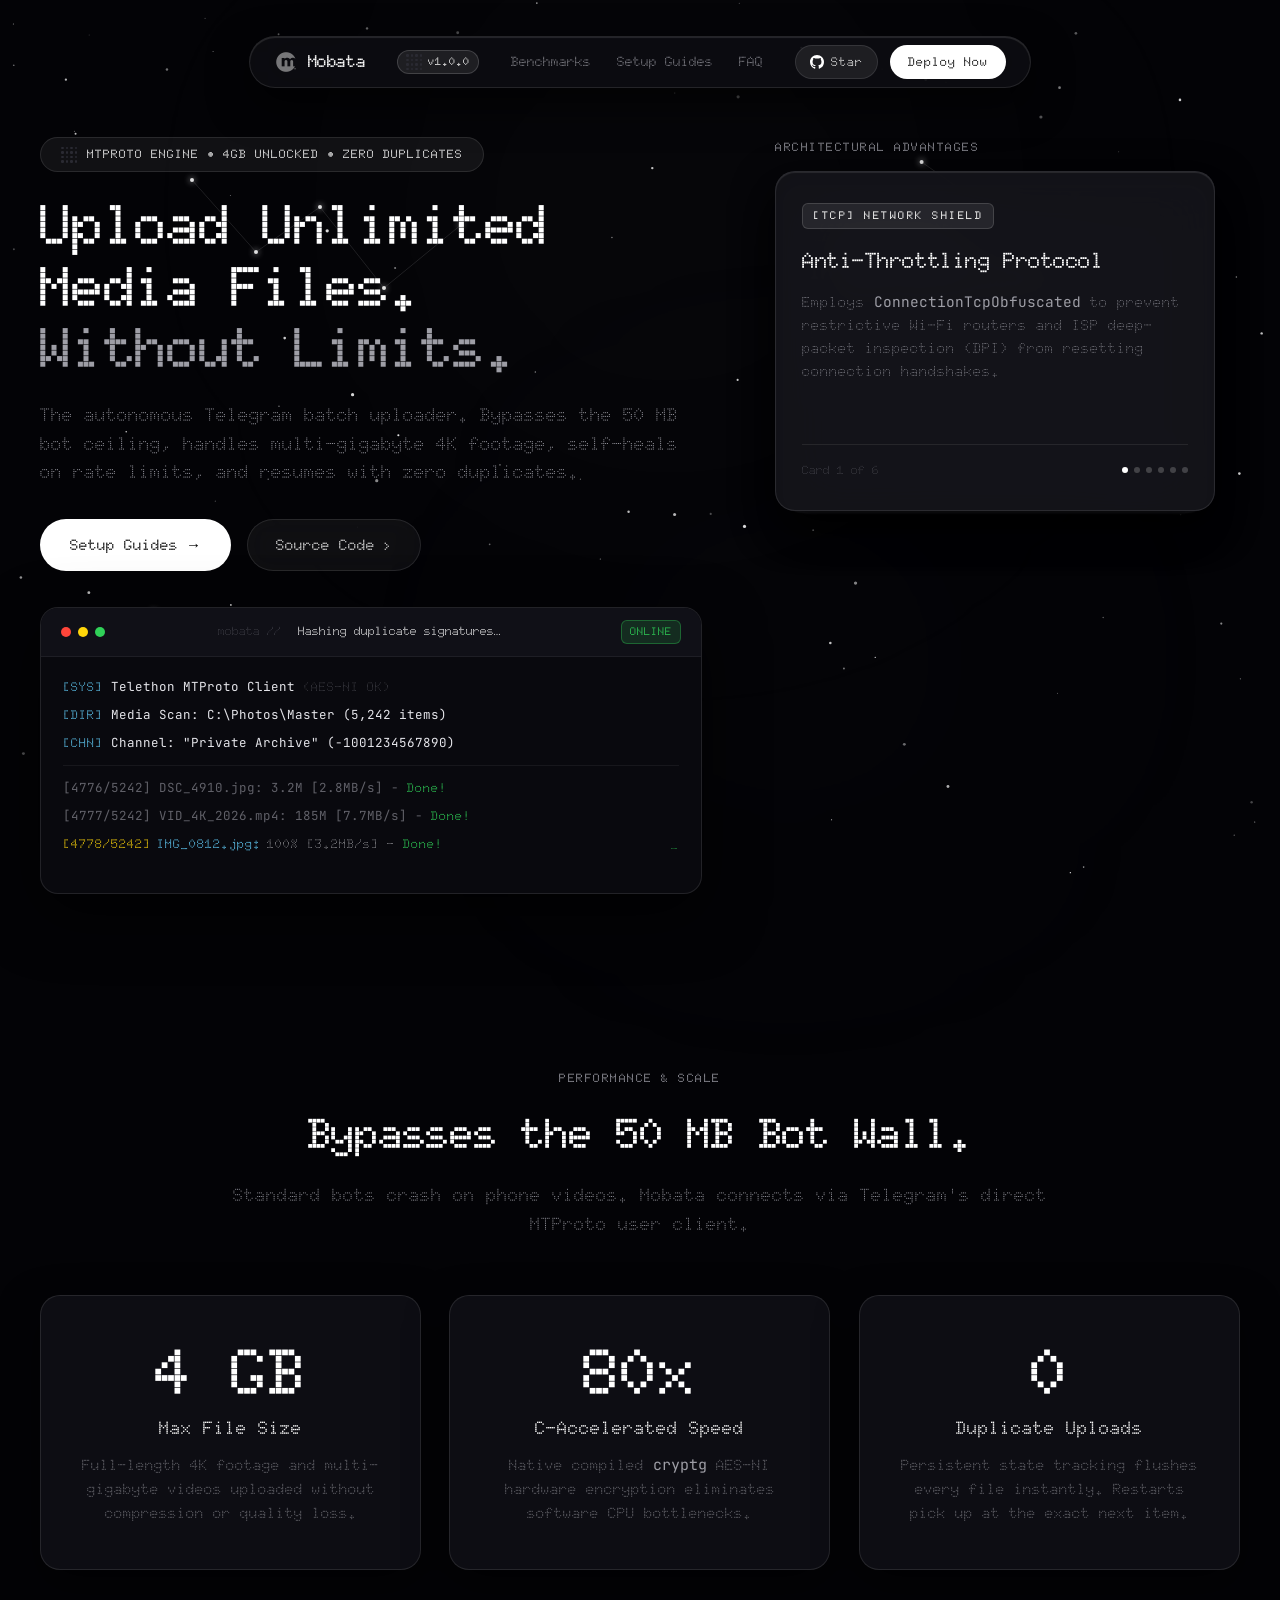
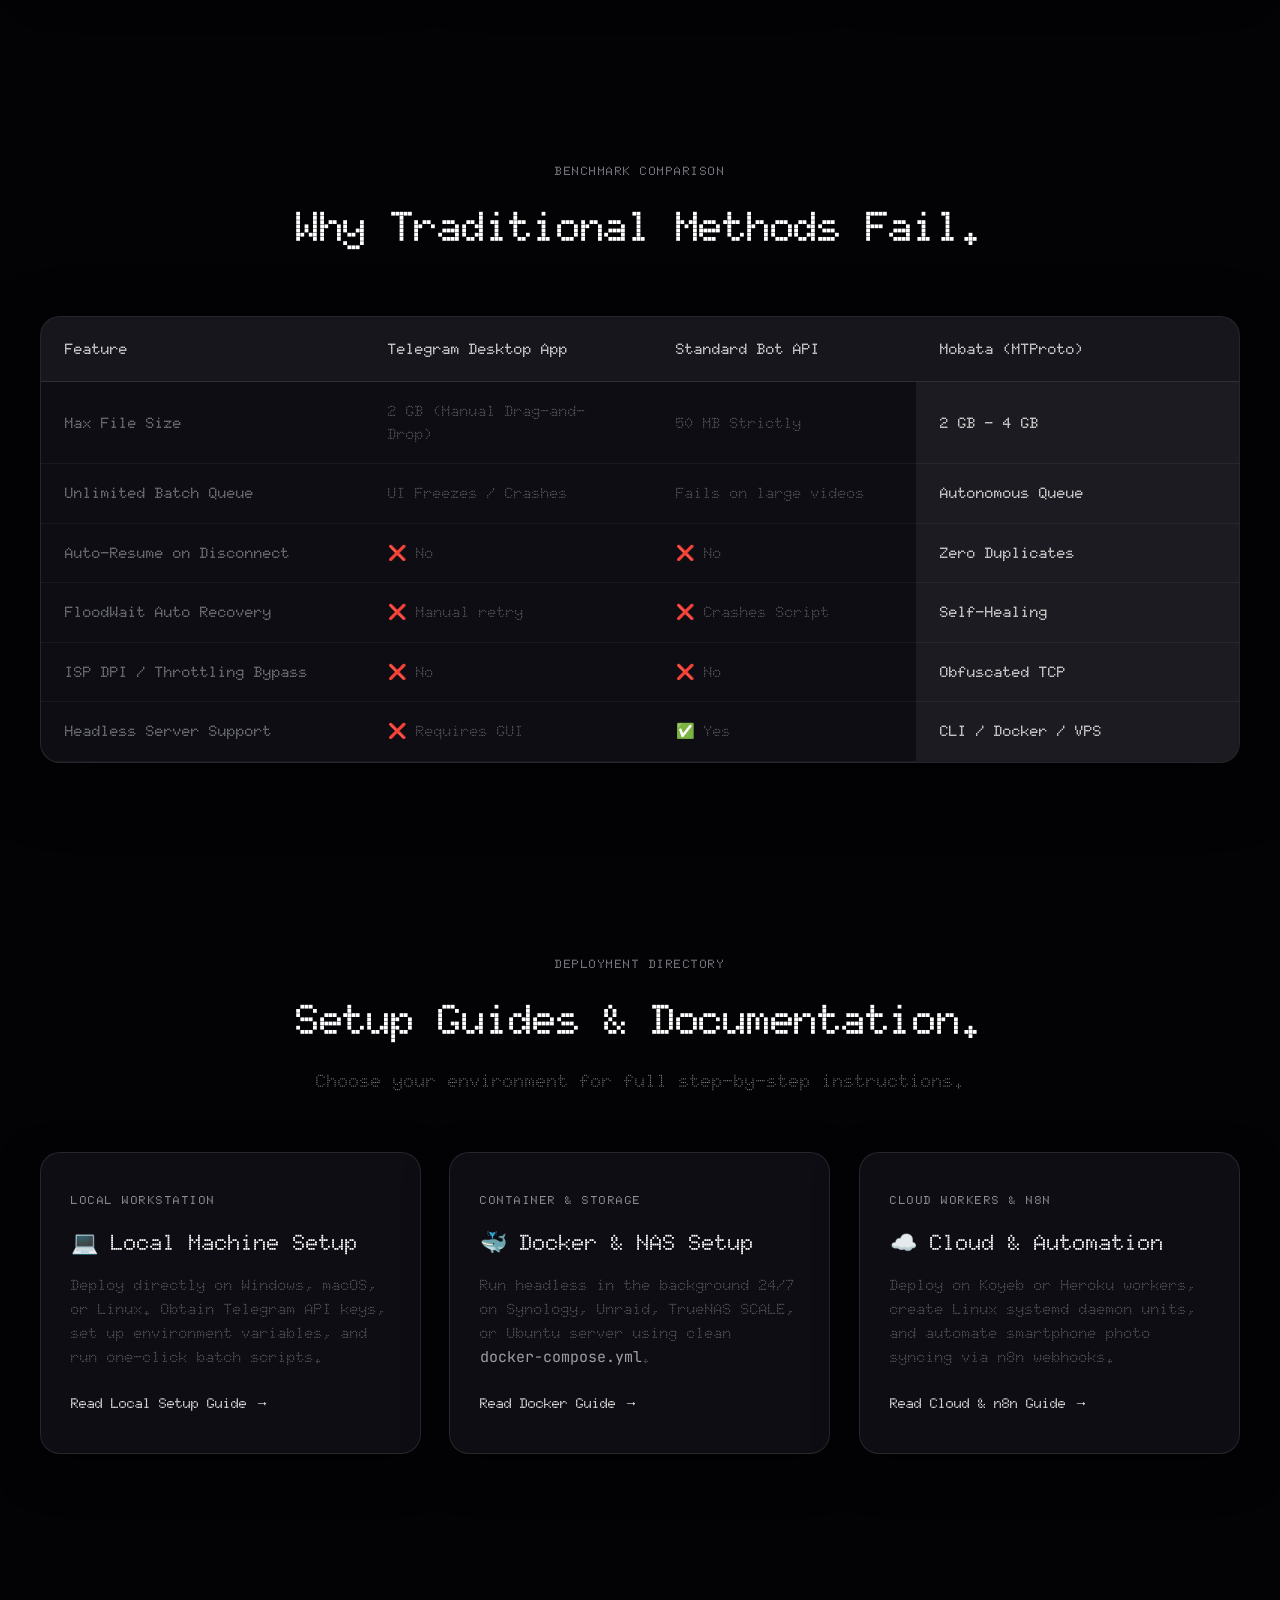
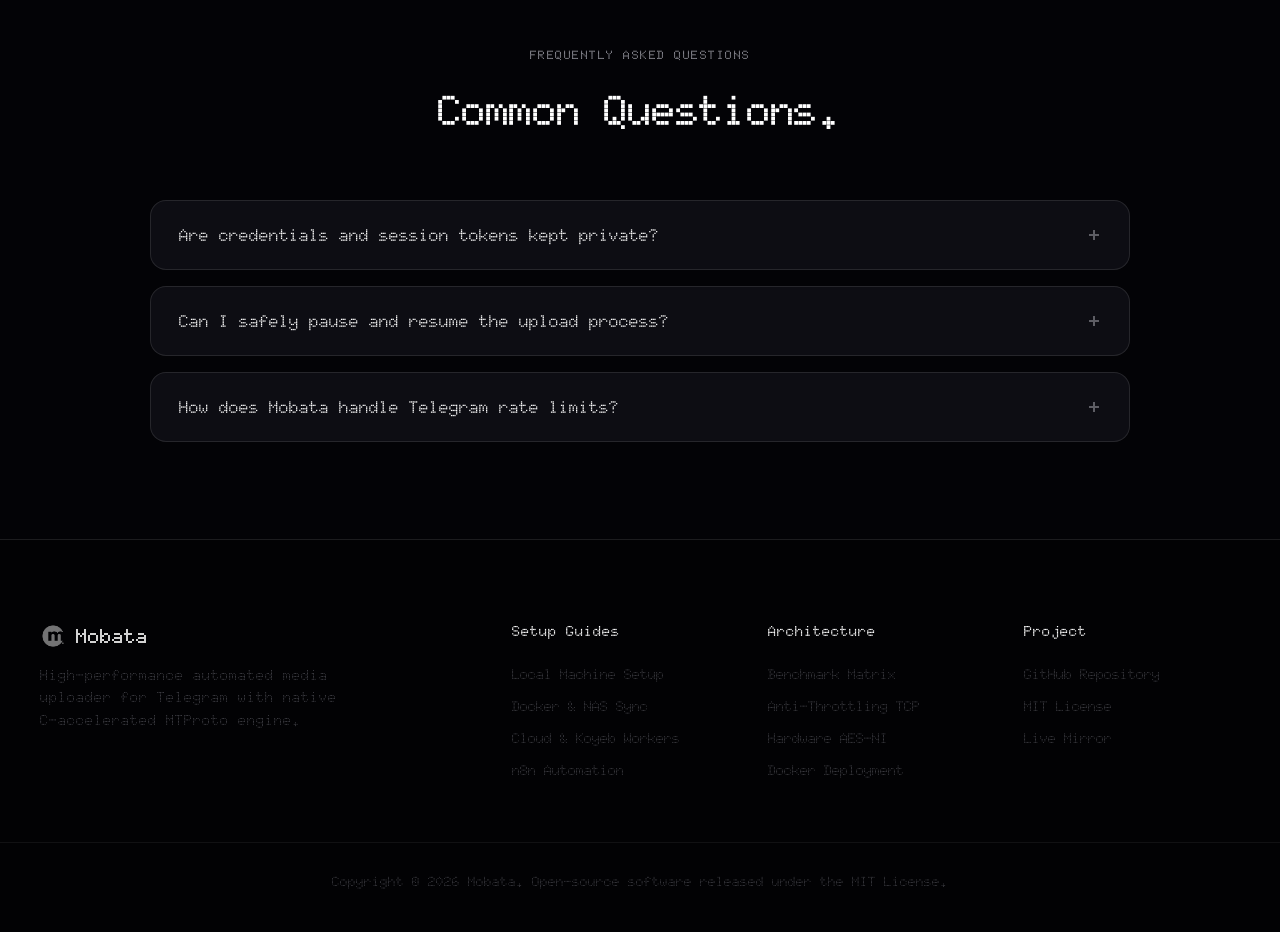
<file: website/index.html>
<!DOCTYPE html>
<html lang="en">
<head>
  <meta charset="UTF-8" />
  <meta name="viewport" content="width=device-width, initial-scale=1.0" />
  <title>Mobata</title>
  <meta name="description" content="Upload unlimited photos and multi-gigabyte 4K videos to private Telegram channels autonomously with native C-accelerated MTProto engine." />
  <link rel="icon" type="image/png" sizes="32x32" href="assets/favicon.png" />
  <link rel="icon" type="image/x-icon" href="assets/favicon.ico" />
  <link rel="apple-touch-icon" sizes="180x180" href="assets/favicon.png" />
  
  <!-- Doto (Desktop/Laptop) + Inter + JetBrains Mono (Terminal/Code) -->
  <link rel="preconnect" href="https://fonts.googleapis.com">
  <link rel="preconnect" href="https://fonts.gstatic.com" crossorigin>
  <link href="https://fonts.googleapis.com/css2?family=Doto:wght@400;500;600;700;800;900&family=Inter:wght@400;500;600;700&family=JetBrains+Mono:wght@400;500;600;700&display=swap" rel="stylesheet">
  
  <style>
    /* ==========================================================================
       Mobata — Dark Monochrome & Transitions.dev Design System
       ========================================================================== */
    :root {
      --bg-black: #030306;
      --bg-canvas: #07070b;
      --bg-card: rgba(18, 18, 24, 0.75);
      --bg-card-hover: rgba(28, 28, 36, 0.88);
      
      --border-subtle: rgba(255, 255, 255, 0.1);
      --border-focus: rgba(255, 255, 255, 0.35);

      --text-main: #ffffff;
      --text-muted: #9e9ea6;
      --text-dim: #606068;

      /* Terminal Code-Only Accent Colors */
      --term-bg: #09090e;
      --term-red: #ff453a;
      --term-yellow: #ffd60a;
      --term-green: #30d158;
      --term-cyan: #64d2ff;
      --term-purple: #bf5af2;

      /* Normal Smooth Swipe Motion */
      --swipe-dur: 480ms;
      --swipe-ease: cubic-bezier(0.22, 1, 0.36, 1);

      /* Transitions.dev Card Hover Tilt Tokens */
      --tilt-perspective: 1000px;
      --tilt-return: 1000ms;
      --tilt-return-ease: cubic-bezier(0.22, 1, 0.36, 1);
      --tilt-follow: 400ms;
      --tilt-follow-ease: cubic-bezier(0.22, 1, 0.36, 1);
      --tilt-glare-opacity: 0.32;
      --tilt-glare-fade: 300ms;
      --tilt-glare-ease: cubic-bezier(0.22, 1, 0.36, 1);

      /* Transitions.dev Shimmer Tokens */
      --shimmer-dur: 2800ms;
      --shimmer-highlight: #ffffff;
      --shimmer-band: 350%;
      --shimmer-ease: linear;

      --think-hold: 2400ms;
      --think-swap: 180ms;
      --think-distance: 8px;
      --think-blur: 2px;
      --think-shimmer: 2200ms;
      --think-base: #ffffff;
      --think-ease: ease-in-out;

      --stream-gap: 35ms;
      --stream-fade: 350ms;
      --stream-blur: 1px;
      --stream-ease: cubic-bezier(0.22, 1, 0.36, 1);

      --matrix-cycle: 1200ms;
      --matrix-base: #2a2a32;
      --matrix-active: #ffffff;
      --matrix-ease: ease-in-out;
    }

    /* ==========================================================================
       Atyp Font Family (@font-face)
       ========================================================================== */
    @font-face {
      font-family: 'Atyp';
      src: url('assets/fonts/Atyp-Variable.ttf') format('truetype-variations'),
           url('assets/fonts/Atyp-Regular.otf') format('opentype');
      font-weight: 100 900;
      font-display: swap;
    }
    @font-face {
      font-family: 'Atyp';
      src: url('assets/fonts/Atyp-Regular.otf') format('opentype');
      font-weight: 400;
      font-style: normal;
      font-display: swap;
    }
    @font-face {
      font-family: 'Atyp';
      src: url('assets/fonts/Atyp-Medium.otf') format('opentype');
      font-weight: 500;
      font-style: normal;
      font-display: swap;
    }
    @font-face {
      font-family: 'Atyp';
      src: url('assets/fonts/Atyp-Semibold.otf') format('opentype');
      font-weight: 600;
      font-style: normal;
      font-display: swap;
    }
    @font-face {
      font-family: 'Atyp';
      src: url('assets/fonts/Atyp-Bold.otf') format('opentype');
      font-weight: 700 800 900;
      font-style: normal;
      font-display: swap;
    }
    @font-face {
      font-family: 'Atyp Display';
      src: url('assets/fonts/AtypDisplay-Bold.otf') format('opentype');
      font-weight: 700 800 900;
      font-style: normal;
      font-display: swap;
    }

    * {
      margin: 0;
      padding: 0;
      box-sizing: border-box;
      font-family: 'Doto', sans-serif;
      font-variation-settings: "ROND" 0;
      -webkit-font-smoothing: antialiased;
      -moz-osx-font-smoothing: grayscale;
    }

    h1, h2, h3, .hero-h1, .sec-title, .nav-brand-name {
      font-family: 'Doto', sans-serif;
      font-variation-settings: "ROND" 0;
    }

    .term-content, .term-row, .t-think, .term-meta, .t-matrix, code, pre, .mono-code {
      font-family: 'JetBrains Mono', 'SF Mono', Consolas, Menlo, monospace !important;
    }

    html {
      scroll-behavior: smooth;
      overflow-x: hidden;
      max-width: 100vw;
      width: 100%;
    }

    body {
      background-color: var(--bg-black);
      color: var(--text-main);
      font-size: 15.5px;
      line-height: 1.6;
      -webkit-font-smoothing: antialiased;
      overflow-x: hidden;
      max-width: 100vw;
      width: 100%;
      position: relative;
    }

    /* Container */
    .container {
      width: 100%;
      max-width: 1420px;
      margin: 0 auto;
      padding: 0 40px;
      position: relative;
      z-index: 2;
    }

    /* Celestial Morphing Canvas Background */
    #celestial-canvas {
      position: fixed;
      top: 0;
      left: 0;
      width: 100%;
      height: 100%;
      pointer-events: none;
      z-index: 1;
    }

    /* Ambient Lighting */
    .ambient-glow {
      position: absolute;
      top: 0;
      left: 0;
      width: 100%;
      height: 1200px;
      overflow: hidden;
      pointer-events: none;
      z-index: 0;
    }
    .glow-orb {
      position: absolute;
      border-radius: 50%;
      filter: blur(160px);
    }
    .orb-1 {
      top: -140px;
      left: 25%;
      width: 700px;
      height: 700px;
      background: radial-gradient(circle, rgba(255, 255, 255, 0.05), transparent 70%);
    }
    .orb-2 {
      top: 360px;
      right: 15%;
      width: 600px;
      height: 600px;
      background: radial-gradient(circle, rgba(200, 200, 220, 0.03), transparent 70%);
    }

    /* ==========================================================================
       Floating Capsule Navigation Bar
       ========================================================================== */
    .nav-floating-wrap {
      display: flex;
      justify-content: center;
      padding: 20px 0 0;
      position: sticky;
      top: 16px;
      z-index: 1000;
      width: 100%;
      pointer-events: none;
    }
    .capsule-navbar {
      pointer-events: auto;
      display: inline-flex;
      align-items: center;
      gap: 32px;
      padding: 8px 24px;
      border-radius: 9999px;
      background: rgba(14, 14, 18, 0.84);
      backdrop-filter: blur(28px) saturate(180%);
      -webkit-backdrop-filter: blur(28px) saturate(180%);
      border: 1px solid var(--border-subtle);
      box-shadow: 0 16px 40px rgba(0, 0, 0, 0.65), inset 0 1px 1px rgba(255, 255, 255, 0.12);
      transition: all 0.25s ease;
    }
    .capsule-navbar:hover {
      border-color: rgba(255, 255, 255, 0.25);
      box-shadow: 0 20px 50px rgba(0, 0, 0, 0.8), inset 0 1px 1px rgba(255, 255, 255, 0.2);
    }
    .nav-brand-link {
      display: flex;
      align-items: center;
      gap: 10px;
      text-decoration: none;
    }
    .nav-logo-img {
      height: 24px;
      width: 24px;
      object-fit: contain;
      display: block;
    }
    .nav-brand-name {
      font-size: 17px;
      font-weight: 900;
      color: #ffffff;
      letter-spacing: -0.4px;
    }
    .nav-badge-ver {
      display: inline-flex;
      align-items: center;
      gap: 6px;
      font-size: 11px;
      font-weight: 800;
      color: #ffffff;
      background: rgba(255, 255, 255, 0.08);
      border: 1px solid rgba(255, 255, 255, 0.16);
      padding: 2px 8px;
      border-radius: 9999px;
    }

    .nav-links {
      display: flex;
      align-items: center;
      gap: 26px;
    }
    .nav-links a {
      color: var(--text-muted);
      text-decoration: none;
      font-size: 13.5px;
      font-weight: 600;
      transition: color 0.15s ease;
    }
    .nav-links a:hover {
      color: #ffffff;
    }

    .nav-actions {
      display: flex;
      align-items: center;
      gap: 12px;
    }
    .nav-btn-gh {
      display: inline-flex;
      align-items: center;
      gap: 7px;
      color: #ffffff;
      text-decoration: none;
      font-size: 12.5px;
      font-weight: 700;
      padding: 6px 14px;
      border-radius: 9999px;
      background: rgba(255, 255, 255, 0.08);
      border: 1px solid var(--border-subtle);
      transition: all 0.2s ease;
    }
    .nav-btn-gh:hover {
      background: rgba(255, 255, 255, 0.18);
      border-color: rgba(255, 255, 255, 0.4);
    }
    .nav-btn-cta {
      background: #ffffff;
      color: #000000;
      text-decoration: none;
      font-size: 12.5px;
      font-weight: 800;
      padding: 7px 18px;
      border-radius: 9999px;
      transition: all 0.2s ease;
    }
    .nav-btn-cta:hover {
      background: #e5e5ea;
      transform: translateY(-1px);
    }

    /* ==========================================================================
       Transitions.dev: Card Hover Tilt & Glare (Universal)
       ========================================================================== */
    .t-tilt {
      touch-action: pan-y;
      position: relative;
    }
    .t-tilt-card {
      position: relative;
      border-radius: 20px;
      overflow: hidden;
      transform:
        perspective(var(--tilt-perspective))
        rotateX(var(--tilt-rx, 0deg))
        rotateY(var(--tilt-ry, 0deg));
      transform-style: preserve-3d;
      transition: transform var(--tilt-return) var(--tilt-return-ease), border-color 0.25s ease;
      will-change: transform;
    }
    .t-tilt-card.is-tilting {
      transition: transform var(--tilt-follow) var(--tilt-follow-ease);
    }
    .t-tilt-glare {
      display: none !important;
    }
    @media (prefers-reduced-motion: reduce) {
      .t-tilt-card { transform: none !important; transition: none !important; }
    }
    /* Completely Disable 3D Tilt on Mobile / Touch screens */
    @media (max-width: 768px), (hover: none), (pointer: coarse) {
      .t-tilt {
        touch-action: pan-y !important;
        transform: none !important;
        perspective: none !important;
      }
      .t-tilt-card {
        transform: none !important;
        transform-style: flat !important;
        transition: none !important;
        will-change: auto !important;
      }
      .t-tilt.is-hover .t-tilt-card,
      .t-tilt:hover .t-tilt-card,
      .t-tilt-card.is-tilting {
        transform: none !important;
      }
    }

    /* ==========================================================================
       Transitions.dev: Shimmer Text (Headline Animation)
       ========================================================================== */
    .t-shimmer {
      position: relative;
      display: inline-block;
      color: #ffffff;
    }
    .t-shimmer.shimmer-dim {
      color: #9e9ea6;
    }
    .t-shimmer::before {
      content: attr(data-text);
      position: absolute;
      inset: 0;
      pointer-events: none;
      background-image: linear-gradient(
        90deg,
        transparent 0%,
        transparent 35%,
        var(--shimmer-highlight) 50%,
        transparent 65%,
        transparent 100%
      );
      background-size: var(--shimmer-band) 100%;
      background-repeat: no-repeat;
      -webkit-background-clip: text;
      background-clip: text;
      color: transparent;
      -webkit-text-fill-color: transparent;
      animation: t-shimmer var(--shimmer-dur) var(--shimmer-ease) infinite;
    }
    @keyframes t-shimmer {
      0%   { background-position: 100% 0; }
      100% { background-position: 0% 0; }
    }
    @media (prefers-reduced-motion: reduce) {
      .t-shimmer::before { animation: none !important; }
    }

    /* ==========================================================================
       Hero Section
       ========================================================================== */
    .hero-split {
      padding: 60px 0 80px;
      display: grid;
      grid-template-columns: 1.15fr 0.85fr;
      gap: 48px;
      align-items: flex-start;
      width: 100%;
      position: relative;
      z-index: 2;
    }
    .hero-left {
      text-align: left;
    }
    .hero-badge-wrap {
      display: inline-flex;
      align-items: center;
      margin-bottom: 22px;
    }
    .hero-badge {
      display: inline-flex;
      align-items: center;
      gap: 10px;
      font-size: 12px;
      font-weight: 800;
      letter-spacing: 1px;
      background: rgba(255, 255, 255, 0.06);
      border: 1px solid var(--border-subtle);
      padding: 7px 20px;
      border-radius: 9999px;
    }
    .hero-h1 {
      font-size: 56px;
      font-weight: 900;
      line-height: 1.1;
      letter-spacing: -0.04em;
      margin-bottom: 22px;
    }
    .hero-p {
      font-size: 18.5px;
      color: var(--text-muted);
      margin-bottom: 32px;
      line-height: 1.55;
      max-width: 640px;
    }

    .hero-btns {
      display: flex;
      gap: 16px;
      margin-bottom: 36px;
      flex-wrap: wrap;
    }
    .btn-white {
      background: #ffffff;
      color: #000000;
      font-size: 15px;
      font-weight: 800;
      padding: 13px 30px;
      border-radius: 9999px;
      text-decoration: none;
      display: inline-flex;
      align-items: center;
      gap: 8px;
      transition: all 0.2s ease;
    }
    .btn-white:hover {
      background: #e5e5ea;
      transform: translateY(-2px);
      box-shadow: 0 10px 24px rgba(255, 255, 255, 0.15);
    }
    .btn-ghost-mono {
      background: rgba(255, 255, 255, 0.05);
      color: #ffffff;
      border: 1px solid var(--border-subtle);
      font-size: 15px;
      font-weight: 700;
      padding: 13px 28px;
      border-radius: 9999px;
      text-decoration: none;
      display: inline-flex;
      align-items: center;
      gap: 8px;
      backdrop-filter: blur(14px);
      transition: all 0.2s ease;
    }
    .btn-ghost-mono:hover {
      background: rgba(255, 255, 255, 0.12);
      border-color: rgba(255, 255, 255, 0.3);
      transform: translateY(-2px);
    }

    /* ==========================================================================
       Hero Right: 3D Stacked Card Swipe Deck (Tight Gap & Normal Speed)
       ========================================================================== */
    .hero-right {
      display: flex;
      flex-direction: column;
      align-items: center;
      justify-content: flex-start;
      position: relative;
      margin-top: 6px;
    }
    .deck-header {
      width: 100%;
      max-width: 440px;
      display: flex;
      justify-content: space-between;
      align-items: center;
      margin-bottom: 14px;
    }
    .deck-title {
      font-size: 12px;
      font-weight: 800;
      letter-spacing: 1.5px;
      color: var(--text-muted);
    }
    .deck-ctrl {
      display: flex;
      align-items: center;
      gap: 8px;
    }
    .btn-swipe-next {
      background: rgba(255, 255, 255, 0.08);
      border: 1px solid var(--border-subtle);
      color: #ffffff;
      padding: 5px 14px;
      border-radius: 9999px;
      font-size: 11.5px;
      font-weight: 800;
      cursor: pointer;
      display: inline-flex;
      align-items: center;
      gap: 6px;
      transition: all 0.2s ease;
    }
    .btn-swipe-next:hover {
      background: #ffffff;
      color: #000000;
    }

    /* Rigid Deck Stage: Zero layout reflow */
    .card-deck-stage {
      position: relative;
      width: 100%;
      max-width: 440px;
      height: 350px;
      min-height: 350px;
      max-height: 350px;
      perspective: 1200px;
      overflow: visible;
      contain: layout size;
      touch-action: pan-y;
    }
    .stack-card {
      position: absolute;
      top: 0;
      left: 0;
      width: 100%;
      height: 340px;
      background: rgba(20, 20, 26, 0.92);
      backdrop-filter: blur(28px) saturate(180%);
      -webkit-backdrop-filter: blur(28px) saturate(180%);
      border: 1px solid var(--border-subtle);
      border-radius: 20px;
      padding: 30px 26px;
      box-shadow: 0 16px 40px rgba(0, 0, 0, 0.7), inset 0 1px 1px rgba(255, 255, 255, 0.1);
      touch-action: pan-y;
      cursor: pointer;
      user-select: none;
      transition:
        transform var(--swipe-dur) var(--swipe-ease),
        opacity var(--swipe-dur) var(--swipe-ease);
      display: flex;
      flex-direction: column;
      justify-content: space-between;
      will-change: transform, opacity;
    }
    .stack-card:hover {
      border-color: rgba(255, 255, 255, 0.35);
    }
    .sc-tag {
      display: inline-block;
      font-size: 11px;
      font-weight: 900;
      letter-spacing: 1.5px;
      color: #ffffff;
      background: rgba(255, 255, 255, 0.08);
      border: 1px solid rgba(255, 255, 255, 0.14);
      padding: 3px 10px;
      border-radius: 6px;
      margin-bottom: 14px;
    }
    .sc-title {
      font-size: 22px;
      font-weight: 800;
      letter-spacing: -0.02em;
      margin-bottom: 12px;
      color: #ffffff;
    }
    .sc-desc {
      font-size: 14.5px;
      color: var(--text-muted);
      line-height: 1.6;
      flex-grow: 1;
    }
    .sc-footer {
      display: flex;
      justify-content: space-between;
      align-items: center;
      border-top: 1px solid rgba(255, 255, 255, 0.08);
      padding-top: 16px;
      font-size: 12px;
      color: var(--text-dim);
    }
    .sc-dots {
      display: flex;
      gap: 6px;
    }
    .sc-dot {
      width: 6px;
      height: 6px;
      border-radius: 50%;
      background: rgba(255, 255, 255, 0.2);
      transition: background 0.2s ease;
    }
    .sc-dot.active {
      background: #ffffff;
    }

    /* Tight-gap exit: smooth normal speed, no giant flyaway */
    .stack-card.is-swiping {
      transform: translateX(45px) translateY(-8px) rotate(4deg) scale(0.96) !important;
      opacity: 0 !important;
      pointer-events: none;
    }

    /* ==========================================================================
       Terminal Stage (Vibrant Code Colors inside Monochrome Frame)
       ========================================================================== */
    .terminal-stage {
      width: 100%;
      margin-top: 24px;
    }
    .terminal-frame {
      background: var(--term-bg);
      border-radius: 18px;
      border: 1px solid var(--border-subtle);
      overflow: hidden;
      text-align: left;
      box-shadow: 0 20px 60px rgba(0, 0, 0, 0.7);
      contain: layout paint;
    }
    .term-top {
      display: flex;
      align-items: center;
      justify-content: space-between;
      padding: 12px 20px;
      background: #101017;
      border-bottom: 1px solid rgba(255, 255, 255, 0.06);
    }
    .term-dots {
      display: flex;
      gap: 7px;
    }
    .t-dot {
      width: 10px;
      height: 10px;
      border-radius: 50%;
    }
    .t-red { background: var(--term-red); }
    .t-yellow { background: var(--term-yellow); }
    .t-green { background: var(--term-green); }

    .term-meta {
      display: flex;
      align-items: center;
      gap: 10px;
      font-size: 12px;
      color: var(--text-dim);
    }
    .term-status-wrap {
      display: flex;
      align-items: center;
      gap: 8px;
    }
    .term-status {
      font-size: 11px;
      color: var(--term-green);
      background: rgba(48, 209, 88, 0.15);
      border: 1px solid rgba(48, 209, 88, 0.35);
      padding: 2px 8px;
      border-radius: 6px;
      font-weight: 800;
    }
    .term-content {
      padding: 18px 22px;
      font-size: 12.5px;
      line-height: 24px;
      color: #e5e5ea;
      height: 236px;
      min-height: 236px;
      max-height: 236px;
      box-sizing: border-box;
      overflow: hidden;
      contain: layout paint;
    }
    .term-row {
      height: 24px;
      line-height: 24px;
      margin-bottom: 4px;
      white-space: nowrap;
      overflow: hidden;
      text-overflow: ellipsis;
      box-sizing: border-box;
    }
    .term-row.live-upload-row {
      display: flex;
      align-items: center;
      gap: 6px;
      white-space: nowrap;
      overflow: hidden;
    }
    #t-file { flex-shrink: 0; }
    #t-count { flex-shrink: 0; }
    #t-meter {
      white-space: nowrap;
      overflow: hidden;
      text-overflow: ellipsis;
      flex: 1 1 auto;
    }
    .t-cursor { flex-shrink: 0; }
    .c-cyan { color: var(--term-cyan); font-weight: 700; }
    .c-green { color: var(--term-green); font-weight: 700; }
    .c-yellow { color: var(--term-yellow); font-weight: 700; }
    .c-red { color: var(--term-red); font-weight: 700; }
    .c-dim { color: var(--text-dim); }
    .t-hr {
      height: 1px;
      background: rgba(255, 255, 255, 0.06);
      margin: 10px 0;
    }
    .t-cursor {
      color: var(--term-green);
      animation: blink 0.8s infinite;
    }
    @keyframes blink {
      0%, 50% { opacity: 1; }
      51%, 100% { opacity: 0; }
    }

    /* Thinking States */
    .t-think {
      position: relative;
      display: inline-block;
      text-align: center;
      vertical-align: middle;
    }
    .t-think-sizer {
      display: block;
      visibility: hidden;
      white-space: nowrap;
      font-weight: 700;
    }
    .t-think-text {
      position: absolute;
      top: 0;
      left: 0;
      right: 0;
      display: block;
      color: var(--think-base);
      white-space: nowrap;
      transform: translateY(0);
      filter: blur(0);
      opacity: 1;
      font-weight: 700;
      transition:
        transform var(--think-swap) var(--think-ease),
        filter var(--think-swap) var(--think-ease),
        opacity var(--think-swap) var(--think-ease);
      will-change: transform, filter, opacity;
    }
    .t-think-text::before {
      content: attr(data-text);
      position: absolute;
      inset: 0;
      pointer-events: none;
      background-image: linear-gradient(90deg,
        transparent 0%, transparent 40%,
        var(--shimmer-highlight) 50%,
        transparent 60%, transparent 100%);
      background-size: 400% 100%;
      background-repeat: no-repeat;
      -webkit-background-clip: text;
      background-clip: text;
      color: transparent;
      -webkit-text-fill-color: transparent;
      animation: t-think-shimmer var(--think-shimmer) linear infinite;
    }
    @keyframes t-think-shimmer {
      0%   { background-position: 100% 0; }
      100% { background-position: 0% 0; }
    }
    .t-think-text.is-exit {
      transform: translateY(calc(var(--think-distance) * -1));
      filter: blur(var(--think-blur));
      opacity: 0;
    }
    .t-think-text.is-enter-start {
      transition: none;
      transform: translateY(var(--think-distance));
      filter: blur(var(--think-blur));
      opacity: 0;
    }

    /* Streaming Text */
    .t-stream-w {
      display: inline-block;
      opacity: 0;
      filter: blur(var(--stream-blur));
      transition:
        opacity var(--stream-fade) var(--stream-ease),
        filter var(--stream-fade) var(--stream-ease);
    }
    .t-stream-w.is-in {
      opacity: 1;
      filter: blur(0);
    }

    /* Matrix Dot Loader */
    .t-matrix {
      display: inline-grid;
      grid-template-columns: repeat(4, 2.5px);
      grid-auto-rows: 2.5px;
      gap: 2px;
      vertical-align: middle;
    }
    .t-matrix i {
      display: block;
      background: var(--matrix-base);
      border-radius: 1px;
      animation: t-matrix-pulse var(--matrix-cycle) var(--matrix-ease) infinite;
      animation-delay: calc(var(--d, 0) * 1ms);
    }
    @keyframes t-matrix-pulse {
      0%, 45%, 100% { background-color: var(--matrix-base); }
      15%           { background-color: var(--matrix-active); }
    }

    /* ==========================================================================
       Scroll-Driven Fade Animation (High Visibility)
       ========================================================================== */
    .scroll-fade {
      opacity: 0;
      transform: translateY(36px);
      transition: 
        opacity 0.85s cubic-bezier(0.16, 1, 0.3, 1), 
        transform 0.85s cubic-bezier(0.16, 1, 0.3, 1);
      will-change: opacity, transform;
    }
    .scroll-fade.is-visible {
      opacity: 1;
      transform: translateY(0);
    }
    @media (max-width: 768px) {
      .scroll-fade {
        opacity: 1 !important;
        transform: none !important;
        transition: none !important;
      }
    }

    /* Sections */
    .section {
      padding: 96px 0;
      position: relative;
      width: 100%;
      z-index: 2;
    }
    .sec-head {
      text-align: center;
      max-width: 820px;
      margin: 0 auto 56px;
    }
    .sec-tag {
      font-size: 12px;
      font-weight: 800;
      letter-spacing: 1.5px;
      color: var(--text-muted);
      margin-bottom: 12px;
    }
    .sec-title {
      font-size: 42px;
      font-weight: 900;
      letter-spacing: -0.03em;
      margin-bottom: 14px;
    }
    .sec-desc {
      font-size: 18px;
      color: var(--text-muted);
    }

    /* Metrics Grid */
    .metrics-grid {
      display: grid;
      grid-template-columns: repeat(3, 1fr);
      gap: 28px;
    }
    .metric-card-inner {
      background: var(--bg-card);
      border: 1px solid var(--border-subtle);
      border-radius: 20px;
      padding: 44px 34px;
      text-align: center;
      backdrop-filter: blur(20px);
      box-shadow: 0 16px 40px rgba(0, 0, 0, 0.5);
    }
    .t-tilt.is-hover .metric-card-inner {
      background: var(--bg-card-hover);
      border-color: var(--border-focus);
      box-shadow: 0 20px 50px rgba(0, 0, 0, 0.75);
    }
    .metric-num {
      font-size: 64px;
      font-weight: 900;
      color: #ffffff;
      line-height: 1;
      margin-bottom: 10px;
    }
    .metric-lbl {
      font-size: 18px;
      font-weight: 700;
      color: #ffffff;
      margin-bottom: 10px;
    }
    .metric-p {
      font-size: 15px;
      color: var(--text-muted);
      line-height: 1.6;
    }

    /* Comparison Table Box */
    .table-box {
      background: var(--bg-card);
      backdrop-filter: blur(20px);
      -webkit-backdrop-filter: blur(20px);
      border: 1px solid var(--border-subtle);
      border-radius: 20px;
      overflow: hidden;
      width: 100%;
      box-shadow: 0 20px 60px rgba(0, 0, 0, 0.5);
      position: relative;
    }
    .comp-table {
      width: 100%;
      border-collapse: collapse;
      text-align: left;
      font-size: 15px;
      table-layout: fixed;
    }
    .comp-table th {
      padding: 20px 24px;
      background: rgba(255, 255, 255, 0.04);
      color: #ffffff;
      font-weight: 800;
      border-bottom: 1px solid var(--border-subtle);
    }
    .comp-table td {
      padding: 18px 24px;
      border-bottom: 1px solid rgba(255, 255, 255, 0.05);
      color: var(--text-muted);
      line-height: 1.5;
    }
    .col-hi {
      background: rgba(255, 255, 255, 0.06);
      color: #ffffff !important;
      font-weight: 800;
    }
    .mobile-table-hint {
      display: none;
    }

    /* Dedicated Documentation Cards */
    .docs-grid {
      display: grid;
      grid-template-columns: repeat(3, 1fr);
      gap: 28px;
    }
    .doc-page-card-inner {
      background: var(--bg-card);
      border: 1px solid var(--border-subtle);
      border-radius: 20px;
      padding: 38px 30px;
      backdrop-filter: blur(20px);
      text-decoration: none;
      color: inherit;
      display: flex;
      flex-direction: column;
      justify-content: space-between;
      height: 100%;
      box-shadow: 0 16px 40px rgba(0, 0, 0, 0.5);
    }
    .t-tilt.is-hover .doc-page-card-inner {
      background: var(--bg-card-hover);
      border-color: rgba(255, 255, 255, 0.35);
      box-shadow: 0 24px 60px rgba(0, 0, 0, 0.7);
    }
    .doc-tag {
      font-size: 11.5px;
      font-weight: 900;
      color: var(--text-muted);
      letter-spacing: 1.5px;
      margin-bottom: 16px;
    }
    .doc-title {
      font-size: 22px;
      font-weight: 800;
      margin-bottom: 12px;
      color: #ffffff;
    }
    .doc-desc {
      font-size: 15px;
      color: var(--text-muted);
      line-height: 1.6;
      margin-bottom: 24px;
      flex-grow: 1;
    }
    .doc-cta {
      display: inline-flex;
      align-items: center;
      gap: 8px;
      font-size: 14px;
      font-weight: 800;
      color: #ffffff;
    }

    /* FAQ */
    .faq-wrap {
      width: 100%;
      max-width: 980px;
      margin: 0 auto;
      display: flex;
      flex-direction: column;
      gap: 16px;
    }
    .faq-card {
      background: var(--bg-card);
      backdrop-filter: blur(20px);
      border: 1px solid var(--border-subtle);
      border-radius: 16px;
      overflow: hidden;
    }
    .faq-q {
      width: 100%;
      text-align: left;
      background: none;
      border: none;
      color: #ffffff;
      padding: 22px 28px;
      font-size: 17px;
      font-weight: 700;
      display: flex;
      justify-content: space-between;
      align-items: center;
      cursor: pointer;
    }
    .faq-sym {
      font-size: 20px;
      color: var(--text-muted);
      transition: transform 0.25s ease;
    }
    .faq-a {
      display: none;
      padding: 0 28px 24px;
      color: var(--text-muted);
      font-size: 15px;
      line-height: 1.65;
    }
    .faq-card.open .faq-a { display: block; }
    .faq-card.open .faq-sym { transform: rotate(45deg); color: #ffffff; }

    /* Footer */
    .apple-footer {
      background: #020204;
      padding: 80px 0 40px;
      border-top: 1px solid var(--border-subtle);
      width: 100%;
      position: relative;
      z-index: 2;
    }
    .footer-row {
      display: grid;
      grid-template-columns: 2fr 1fr 1fr 1fr;
      gap: 40px;
      margin-bottom: 54px;
    }
    .footer-logo {
      height: 28px;
      width: auto;
      margin-bottom: 16px;
    }
    .footer-tag {
      color: var(--text-dim);
      font-size: 14.5px;
      max-width: 320px;
      line-height: 1.55;
    }
    .footer-col h5 {
      font-size: 14.5px;
      font-weight: 800;
      color: #ffffff;
      margin-bottom: 16px;
    }
    .footer-col ul { list-style: none; }
    .footer-col ul li a {
      color: var(--text-dim);
      text-decoration: none;
      font-size: 14px;
      line-height: 2.3;
      transition: color 0.15s ease;
    }
    .footer-col ul li a:hover { color: #ffffff; }
    .footer-bottom {
      border-top: 1px solid rgba(255, 255, 255, 0.06);
      padding-top: 28px;
      color: var(--text-dim);
      font-size: 13.5px;
      text-align: center;
    }

    @media (max-width: 1080px) {
      .hero-split { grid-template-columns: 1fr; padding: 40px 0 60px; }
      .hero-right { margin-top: 30px; }
      .metrics-grid { grid-template-columns: 1fr; }
      .docs-grid { grid-template-columns: 1fr; }
      .footer-row { grid-template-columns: 1fr 1fr; }
      .container { padding: 0 20px; }
      .hero-h1 { font-size: 40px; }
      .term-content { font-size: 11px; padding: 14px 16px; }
    }

    /* Mobile View: High-End Split Navigation & Perfect Fitting (<768px) */
    @media (max-width: 768px) {
      * {
        font-family: 'Atyp', -apple-system, BlinkMacSystemFont, 'Segoe UI', Roboto, sans-serif !important;
        font-variation-settings: normal !important;
      }
      h1, h2, h3, .hero-h1, .sec-title, .nav-brand-name {
        font-family: 'Atyp Display', 'Atyp', sans-serif !important;
      }
      .term-content, .term-row, .t-think, .term-meta, .t-matrix, code, pre, .mono-code {
        font-family: 'JetBrains Mono', 'SF Mono', Consolas, Menlo, monospace !important;
      }
      body {
        padding-bottom: 84px;
        overflow-x: hidden;
      }
      .container {
        padding: 0 16px;
        width: 100%;
        max-width: 100%;
        box-sizing: border-box;
      }
      /* Top bar: Elegant Floating Capsule Dock */
      .nav-floating-wrap {
        position: sticky;
        top: 10px;
        padding: 0 14px;
        width: 100%;
        display: flex;
        justify-content: center;
        z-index: 9999;
      }
      .capsule-navbar {
        width: 100%;
        max-width: 480px;
        padding: 6px 12px;
        gap: 8px;
        display: flex;
        align-items: center;
        justify-content: space-between;
        background: rgba(14, 14, 18, 0.92);
        backdrop-filter: blur(28px) saturate(180%);
        -webkit-backdrop-filter: blur(28px) saturate(180%);
        border: 1px solid rgba(255, 255, 255, 0.14);
        box-shadow: 0 12px 35px rgba(0, 0, 0, 0.75);
        border-radius: 9999px;
      }
      .nav-brand-link {
        gap: 7px;
      }
      .nav-logo-img {
        height: 20px;
        width: 20px;
      }
      .nav-brand-name {
        font-size: 14.5px;
        font-weight: 800;
        letter-spacing: -0.3px;
      }
      .nav-badge-ver {
        display: none;
      }
      .nav-links {
        display: none;
      }
      .nav-actions {
        display: flex;
        align-items: center;
        gap: 6px;
        margin-left: auto;
      }
      .nav-btn-gh {
        display: inline-flex;
        align-items: center;
        gap: 4px;
        padding: 5px 10px;
        font-size: 11px;
        font-weight: 700;
        border-radius: 9999px;
        background: rgba(255, 255, 255, 0.08);
        border: 1px solid rgba(255, 255, 255, 0.15);
      }
      .nav-btn-cta {
        padding: 5px 12px;
        font-size: 11px;
        font-weight: 800;
        border-radius: 9999px;
        white-space: nowrap;
        background: #ffffff;
        color: #000000;
      }

      /* Hero Section: Proportional, Beautiful Mobile Fitting */
      .hero-split {
        grid-template-columns: 1fr;
        padding: 16px 0 28px;
        gap: 22px;
        width: 100%;
      }
      .hero-badge-wrap {
        margin-bottom: 14px;
      }
      .hero-badge {
        font-size: 10.5px;
        font-weight: 700;
        letter-spacing: 0.5px;
        padding: 5px 12px;
        gap: 6px;
        max-width: 100%;
        border-radius: 9999px;
        background: rgba(255, 255, 255, 0.05);
        border: 1px solid rgba(255, 255, 255, 0.12);
      }
      .hero-h1 {
        font-size: 26px;
        font-weight: 800;
        line-height: 1.2;
        letter-spacing: -0.03em;
        margin-bottom: 12px;
        word-break: break-word;
      }
      .hero-p {
        font-size: 13.5px;
        line-height: 1.55;
        color: #9ca3af;
        max-width: 100%;
        margin-bottom: 18px;
      }
      /* Side-by-Side Sleek CTA Buttons (Height 42px instead of giant blocks) */
      .hero-btns {
        display: flex;
        flex-direction: row;
        width: 100%;
        gap: 8px;
        margin-bottom: 20px;
      }
      .hero-btns a {
        flex: 1 1 0;
        min-width: 0;
        height: 42px;
        padding: 0 10px;
        font-size: 12.5px;
        font-weight: 700;
        border-radius: 9999px;
        display: inline-flex;
        align-items: center;
        justify-content: center;
        white-space: nowrap;
        text-align: center;
      }

      /* Terminal Stage: Zero Clipping & Zero Overflow (mobata // stays perfectly inside) */
      .terminal-stage {
        width: 100%;
        max-width: 100%;
        margin-top: 14px;
        overflow: hidden;
        box-sizing: border-box;
      }
      .terminal-frame {
        width: 100%;
        max-width: 100%;
        border-radius: 14px;
        overflow: hidden;
        box-sizing: border-box;
      }
      .term-top {
        display: flex;
        align-items: center;
        justify-content: space-between;
        padding: 8px 10px;
        width: 100%;
        max-width: 100%;
        box-sizing: border-box;
        overflow: hidden;
        gap: 6px;
      }
      .term-dots {
        display: flex;
        gap: 5px;
        flex-shrink: 0;
      }
      .t-dot {
        width: 8px;
        height: 8px;
      }
      .term-meta {
        display: flex;
        align-items: center;
        gap: 6px;
        flex: 1 1 auto;
        min-width: 0;
        overflow: hidden;
      }
      .term-meta > span:first-child {
        display: inline-block !important;
        font-size: 11px;
        font-weight: 700;
        color: #ffffff;
        flex-shrink: 0;
        white-space: nowrap;
      }
      .t-think {
        flex: 1 1 auto;
        min-width: 0;
        overflow: hidden;
        text-align: left;
        display: block;
      }
      .t-think-sizer {
        display: none !important; /* Prevents hidden text from blowing out the mobile header width */
      }
      .t-think-text {
        position: static !important;
        display: block;
        overflow: hidden;
        text-overflow: ellipsis;
        white-space: nowrap;
        font-size: 10px;
        color: var(--text-dim);
      }
      .term-status-wrap {
        flex-shrink: 0;
      }
      .term-status {
        font-size: 9px;
        padding: 2px 6px;
        letter-spacing: 0.5px;
        font-weight: 800;
        border-radius: 4px;
      }
      .term-content {
        font-size: 9.5px;
        line-height: 20px;
        padding: 12px 12px;
        height: auto;
        min-height: 185px;
        max-height: 205px;
        overflow-x: hidden;
      }
      .term-row {
        height: 20px;
        line-height: 20px;
        font-size: 9.5px;
      }

      /* Card Deck Stage Mobile Adjustments */
      .hero-right {
        width: 100%;
        max-width: 100%;
      }
      .deck-header {
        width: 100%;
        max-width: 100%;
      }
      .card-deck-stage {
        width: 100%;
        max-width: 100%;
        height: 310px;
        min-height: 310px;
        max-height: 310px;
      }
      .stack-card {
        width: 100%;
        height: 300px;
        padding: 18px 16px;
      }

      /* Sections & Grids */
      .sec-head {
        margin-bottom: 28px;
      }
      .sec-title {
        font-size: 24px;
        line-height: 1.25;
      }
      .sec-desc {
        font-size: 14px;
      }
      .metrics-grid, .docs-grid {
        grid-template-columns: 1fr;
        gap: 16px;
        width: 100%;
      }
      .metric-card-inner, .doc-card {
        padding: 22px 18px;
        width: 100%;
      }
      .metric-num {
        font-size: 38px;
      }

      /* Comparison Table on Mobile */
      .mobile-table-hint {
        display: flex;
        align-items: center;
        justify-content: center;
        margin-bottom: 12px;
        font-size: 11.5px;
        font-weight: 600;
        color: var(--text-muted);
      }
      .mobile-table-hint span {
        background: rgba(255, 255, 255, 0.06);
        border: 1px solid var(--border-subtle);
        padding: 5px 14px;
        border-radius: 9999px;
        display: inline-flex;
        align-items: center;
        gap: 6px;
      }
      .table-box {
        width: 100%;
        max-width: 100%;
        overflow-x: auto !important;
        -webkit-overflow-scrolling: touch !important;
        border-radius: 14px;
        display: block !important;
        visibility: visible !important;
        opacity: 1 !important;
        touch-action: pan-x pan-y !important;
      }
      .comp-table {
        width: 100%;
        min-width: 600px;
        table-layout: auto !important;
        font-size: 12px;
        display: table !important;
        visibility: visible !important;
      }
      .comp-table th, .comp-table td {
        padding: 12px 14px;
        white-space: normal;
      }

      /* Footer */
      .footer-row {
        grid-template-columns: 1fr;
        gap: 28px;
      }

      /* Show bottom dock */
      .mobile-bottom-nav {
        display: flex;
      }
    }

    /* Apple-style Floating Bottom Pill Dock */
    .mobile-bottom-nav {
      display: none;
      position: fixed;
      bottom: calc(16px + env(safe-area-inset-bottom, 0px));
      left: 50%;
      transform: translateX(-50%);
      z-index: 9999;
      background: rgba(12, 12, 16, 0.90);
      backdrop-filter: blur(28px) saturate(200%);
      -webkit-backdrop-filter: blur(28px) saturate(200%);
      border: 1px solid rgba(255, 255, 255, 0.16);
      box-shadow: 0 16px 40px rgba(0, 0, 0, 0.8), inset 0 1px 1px rgba(255, 255, 255, 0.16);
      border-radius: 9999px;
      padding: 5px 8px;
      gap: 6px;
      align-items: center;
      max-width: calc(100% - 32px);
    }
    .mobile-bottom-nav a {
      color: #9ca3af;
      text-decoration: none;
      font-size: 12px;
      font-weight: 700;
      padding: 7px 14px;
      border-radius: 9999px;
      display: inline-flex;
      align-items: center;
      gap: 6px;
      transition: all 0.2s ease;
      white-space: nowrap;
    }
    .mobile-bottom-nav a svg {
      opacity: 0.8;
      transition: transform 0.2s ease, opacity 0.2s ease;
    }
    .mobile-bottom-nav a:hover,
    .mobile-bottom-nav a:active {
      color: #ffffff;
      background: rgba(255, 255, 255, 0.12);
    }
    .mobile-bottom-nav a:active svg {
      transform: scale(1.15);
      opacity: 1;
    }
  </style>
</head>
<body>

  <!-- Morphing Celestial Starfield Background Canvas -->
  <canvas id="celestial-canvas"></canvas>

  <!-- Ambient Glow -->
  <div class="ambient-glow">
    <div class="glow-orb orb-1"></div>
    <div class="glow-orb orb-2"></div>
  </div>

  <!-- Floating Capsule Navigation Bar -->
  <div class="nav-floating-wrap">
    <nav class="capsule-navbar">
      <!-- Logo + Mobata Brand Text -->
      <a href="index.html" class="nav-brand-link">
        <img src="assets/mobata-icon.png" alt="Mobata Logo" class="nav-logo-img" />
        <span class="nav-brand-name">Mobata</span>
      </a>

      <div class="nav-badge-ver">
        <div class="t-matrix" data-variant="scan"></div>
        <span>v1.0.0</span>
      </div>

      <!-- Navigation links (Overview & Advantages removed) -->
      <div class="nav-links">
        <a href="#benchmarks">Benchmarks</a>
        <a href="#guides">Setup Guides</a>
        <a href="#faq">FAQ</a>
      </div>

      <div class="nav-actions">
        <a href="https://github.com/shikshiten/Mobata" target="_blank" class="nav-btn-gh">
          <svg height="14" width="14" viewBox="0 0 16 16" fill="currentColor">
            <path d="M8 0C3.58 0 0 3.58 0 8c0 3.54 2.29 6.53 5.47 7.59.4.07.55-.17.55-.38 0-.19-.01-.82-.01-1.49-2.01.37-2.53-.49-2.69-.94-.09-.23-.48-.94-.82-1.13-.28-.15-.68-.52-.01-.53.63-.01 1.08.58 1.23.82.72 1.21 1.87.87 2.33.66.07-.52.28-.87.51-1.07-1.78-.2-3.64-.89-3.64-3.95 0-.87.31-1.59.82-2.15-.08-.2-.36-1.02.08-2.12 0 0 .67-.21 2.2.82.64-.18 1.32-.27 2-.27.68 0 1.36.09 2 .27 1.53-1.04 2.2-.82 2.2-.82.44 1.1.16 1.92.08 2.12.51.56.82 1.27.82 2.15 0 3.07-1.87 3.75-3.65 3.95.29.25.54.73.54 1.48 0 1.07-.01 1.93-.01 2.2 0 .21.15.46.55.38A8.013 8.013 0 0016 8c0-4.42-3.58-8-8-8z"/>
          </svg>
          <span>Star</span>
        </a>
        <a href="#guides" class="nav-btn-cta">Deploy Now</a>
      </div>
    </nav>
  </div>

  <!-- Hero Section: Left Text + Right 3D Card Swipe Deck -->
  <main class="container">
    <div class="hero-split">
      
      <!-- Left Column: Hero Copy + Transitions.dev Shimmer Headline -->
      <div class="hero-left">
        <div class="hero-badge-wrap">
          <div class="hero-badge">
            <span class="t-matrix" data-variant="pulse"></span>
            <span>MTPROTO ENGINE • 4GB UNLOCKED • ZERO DUPLICATES</span>
          </div>
        </div>

        <!-- Transitions.dev Shimmer Animation Applied to Main Headline -->
        <h1 class="hero-h1">
          <span class="t-shimmer" data-text="Upload Unlimited Media Files.">Upload Unlimited Media Files.</span><br>
          <span class="t-shimmer shimmer-dim" data-text="Without Limits.">Without Limits.</span>
        </h1>

        <!-- Streaming text paragraph -->
        <p class="hero-p t-stream" id="hero-stream">
          The autonomous Telegram batch uploader. Bypasses the 50 MB bot ceiling, handles multi-gigabyte 4K footage, self-heals on rate limits, and resumes with zero duplicates.
        </p>

        <div class="hero-btns">
          <a href="#guides" class="btn-white">
            <span>Setup Guides</span>
            <span>→</span>
          </a>
          <a href="https://github.com/shikshiten/Mobata" target="_blank" class="btn-ghost-mono">
            <span>Source Code</span>
            <span>›</span>
          </a>
        </div>

        <!-- Terminal Stage (Code colors preserved!) -->
        <div class="terminal-stage t-tilt">
          <div class="terminal-frame t-tilt-card">
            <div class="term-top">
              <div class="term-dots">
                <span class="t-dot t-red"></span>
                <span class="t-dot t-yellow"></span>
                <span class="t-dot t-green"></span>
              </div>
              <div class="term-meta">
                <span>mobata //</span>
                <span class="t-think" id="engine-think" role="status">
                  <span class="t-think-sizer" aria-hidden="true">Streaming 4K video block 18/64…</span>
                  <span class="t-think-text" data-text="Analyzing media folder…">Analyzing media folder…</span>
                </span>
              </div>
              <div class="term-status-wrap">
                <span class="term-status">ONLINE</span>
              </div>
            </div>

            <div class="term-content">
              <div class="term-row"><span class="c-cyan">[SYS]</span> Telethon MTProto Client <span class="c-dim">(AES-NI OK)</span></div>
              <div class="term-row"><span class="c-cyan">[DIR]</span> Media Scan: C:\Photos\Master (5,242 items)</div>
              <div class="term-row"><span class="c-cyan">[CHN]</span> Channel: "Private Archive" (-1001234567890)</div>
              <div class="t-hr"></div>
              <div class="term-row c-dim">[4776/5242] DSC_4910.jpg: 3.2M [2.8MB/s] - <span class="c-green">Done!</span></div>
              <div class="term-row c-dim">[4777/5242] VID_4K_2026.mp4: 185M [7.7MB/s] - <span class="c-green">Done!</span></div>
              <div class="term-row live-upload-row">
                <span class="c-yellow" id="t-count">[4778/5242]</span>
                <span id="t-file" class="c-cyan">IMG_0812.jpg:</span>
                <span id="t-meter">96% [3.2MB/s]</span>
                <span class="t-cursor">_</span>
              </div>
            </div>
          </div>
        </div>

      </div>

      <!-- Right Column: 3D Stacked Card Swipe Deck (Tight Stack Gap & Smooth Normal Speed) -->
      <div class="hero-right">
        <div class="deck-header">
          <span class="deck-title">ARCHITECTURAL ADVANTAGES</span>
        </div>

        <div class="card-deck-stage t-tilt" id="deck-stage">
          
          <!-- Card 1 -->
          <div class="stack-card t-tilt-card" data-idx="0">
            <div>
              <span class="sc-tag">[TCP] NETWORK SHIELD</span>
              <h3 class="sc-title">Anti-Throttling Protocol</h3>
              <p class="sc-desc">Employs <code>ConnectionTcpObfuscated</code> to prevent restrictive Wi-Fi routers and ISP deep-packet inspection (DPI) from resetting connection handshakes.</p>
            </div>
            <div class="sc-footer">
              <span>Card 1 of 6</span>
              <div class="sc-dots">
                <span class="sc-dot active"></span>
                <span class="sc-dot"></span>
                <span class="sc-dot"></span>
                <span class="sc-dot"></span>
                <span class="sc-dot"></span>
                <span class="sc-dot"></span>
              </div>
            </div>
          </div>

          <!-- Card 2 -->
          <div class="stack-card t-tilt-card" data-idx="1">
            <div>
              <span class="sc-tag">[STREAM] PLAYBACK</span>
              <h3 class="sc-title">In-App Video Streaming</h3>
              <p class="sc-desc">Flags every uploaded video with <code>supports_streaming=True</code> so videos play immediately inside Telegram channels without waiting for full download.</p>
            </div>
            <div class="sc-footer">
              <span>Card 2 of 6</span>
              <div class="sc-dots">
                <span class="sc-dot"></span>
                <span class="sc-dot active"></span>
                <span class="sc-dot"></span>
                <span class="sc-dot"></span>
                <span class="sc-dot"></span>
                <span class="sc-dot"></span>
              </div>
            </div>
          </div>

          <!-- Card 3 -->
          <div class="stack-card t-tilt-card" data-idx="2">
            <div>
              <span class="sc-tag">[AUTO] RATE RESILIENCE</span>
              <h3 class="sc-title">Self-Healing FloodWait</h3>
              <p class="sc-desc">Automatically intercepts Telegram rate-limit challenges, sleeps for the exact server-requested seconds, and resumes without crashing or losing position.</p>
            </div>
            <div class="sc-footer">
              <span>Card 3 of 6</span>
              <div class="sc-dots">
                <span class="sc-dot"></span>
                <span class="sc-dot"></span>
                <span class="sc-dot active"></span>
                <span class="sc-dot"></span>
                <span class="sc-dot"></span>
                <span class="sc-dot"></span>
              </div>
            </div>
          </div>

          <!-- Card 4 -->
          <div class="stack-card t-tilt-card" data-idx="3">
            <div>
              <span class="sc-tag">[LOCK] CONCURRENCY</span>
              <h3 class="sc-title">Instance Protection</h3>
              <p class="sc-desc">Integrated atomic process locking stops overlapping instances, completely eliminating the "Server replied with a wrong session ID" error.</p>
            </div>
            <div class="sc-footer">
              <span>Card 4 of 6</span>
              <div class="sc-dots">
                <span class="sc-dot"></span>
                <span class="sc-dot"></span>
                <span class="sc-dot"></span>
                <span class="sc-dot active"></span>
                <span class="sc-dot"></span>
                <span class="sc-dot"></span>
              </div>
            </div>
          </div>

          <!-- Card 5 -->
          <div class="stack-card t-tilt-card" data-idx="4">
            <div>
              <span class="sc-tag">[QUEUE] SCHEDULER</span>
              <h3 class="sc-title">Smart Priority Sorting</h3>
              <p class="sc-desc">Prioritizes small photos first so thousands of files upload rapidly, ensuring continuous progress before tackling massive 4K video files.</p>
            </div>
            <div class="sc-footer">
              <span>Card 5 of 6</span>
              <div class="sc-dots">
                <span class="sc-dot"></span>
                <span class="sc-dot"></span>
                <span class="sc-dot"></span>
                <span class="sc-dot"></span>
                <span class="sc-dot active"></span>
                <span class="sc-dot"></span>
              </div>
            </div>
          </div>

          <!-- Card 6 -->
          <div class="stack-card t-tilt-card" data-idx="5">
            <div>
              <span class="sc-tag">[SYNC] PERSISTENCE</span>
              <h3 class="sc-title">Zero-Loss Persistence</h3>
              <p class="sc-desc">Records uploaded paths to <code>uploaded_history.txt</code> after every success. Power cuts or laptop restarts won't re-upload duplicates.</p>
            </div>
            <div class="sc-footer">
              <span>Card 6 of 6</span>
              <div class="sc-dots">
                <span class="sc-dot"></span>
                <span class="sc-dot"></span>
                <span class="sc-dot"></span>
                <span class="sc-dot"></span>
                <span class="sc-dot"></span>
                <span class="sc-dot active"></span>
              </div>
            </div>
          </div>

        </div>
      </div>

    </div>
  </main>

  <!-- Metrics Section (Scroll Fade Animation & Transitions.dev Tilt on All Cards) -->
  <section class="section scroll-fade">
    <div class="container">
      <div class="sec-head">
        <div class="sec-tag">PERFORMANCE & SCALE</div>
        <h2 class="sec-title">Bypasses the 50 MB Bot Wall.</h2>
        <p class="sec-desc">Standard bots crash on phone videos. Mobata connects via Telegram's direct MTProto user client.</p>
      </div>

      <div class="metrics-grid">
        <!-- Metric Card 1 with Tilt -->
        <div class="t-tilt">
          <div class="metric-card-inner t-tilt-card">
            <div class="metric-num">4 GB</div>
            <div class="metric-lbl">Max File Size</div>
            <p class="metric-p">Full-length 4K footage and multi-gigabyte videos uploaded without compression or quality loss.</p>
          </div>
        </div>

        <!-- Metric Card 2 with Tilt -->
        <div class="t-tilt">
          <div class="metric-card-inner t-tilt-card">
            <div class="metric-num">80×</div>
            <div class="metric-lbl">C-Accelerated Speed</div>
            <p class="metric-p">Native compiled <code>cryptg</code> AES-NI hardware encryption eliminates software CPU bottlenecks.</p>
          </div>
        </div>

        <!-- Metric Card 3 with Tilt -->
        <div class="t-tilt">
          <div class="metric-card-inner t-tilt-card">
            <div class="metric-num">0</div>
            <div class="metric-lbl">Duplicate Uploads</div>
            <p class="metric-p">Persistent state tracking flushes every file instantly. Restarts pick up at the exact next item.</p>
          </div>
        </div>
      </div>
    </div>
  </section>

  <!-- Benchmark Comparison (Scroll Fade Animation) -->
  <section class="section scroll-fade" id="benchmarks">
    <div class="container">
      <div class="sec-head">
        <div class="sec-tag">BENCHMARK COMPARISON</div>
        <h2 class="sec-title">Why Traditional Methods Fail.</h2>
      </div>

      <div class="mobile-table-hint">
        <span>⇄ Swipe to compare features</span>
      </div>
      <div class="table-box">
        <table class="comp-table">
          <thead>
            <tr>
              <th style="width: 27%;">Feature</th>
              <th style="width: 24%;">Telegram Desktop App</th>
              <th style="width: 22%;">Standard Bot API</th>
              <th style="width: 27%;" class="col-hi">Mobata (MTProto)</th>
            </tr>
          </thead>
          <tbody>
            <tr>
              <td><strong>Max File Size</strong></td>
              <td>2 GB (Manual Drag-and-Drop)</td>
              <td>50 MB Strictly</td>
              <td class="col-hi">2 GB – 4 GB</td>
            </tr>
            <tr>
              <td><strong>Unlimited Batch Queue</strong></td>
              <td>UI Freezes / Crashes</td>
              <td>Fails on large videos</td>
              <td class="col-hi">Autonomous Queue</td>
            </tr>
            <tr>
              <td><strong>Auto-Resume on Disconnect</strong></td>
              <td>❌ No</td>
              <td>❌ No</td>
              <td class="col-hi">Zero Duplicates</td>
            </tr>
            <tr>
              <td><strong>FloodWait Auto Recovery</strong></td>
              <td>❌ Manual retry</td>
              <td>❌ Crashes Script</td>
              <td class="col-hi">Self-Healing</td>
            </tr>
            <tr>
              <td><strong>ISP DPI / Throttling Bypass</strong></td>
              <td>❌ No</td>
              <td>❌ No</td>
              <td class="col-hi">Obfuscated TCP</td>
            </tr>
            <tr>
              <td><strong>Headless Server Support</strong></td>
              <td>❌ Requires GUI</td>
              <td>✅ Yes</td>
              <td class="col-hi">CLI / Docker / VPS</td>
            </tr>
          </tbody>
        </table>
      </div>
    </div>
  </section>

  <!-- Dedicated Setup Guides (Scroll Fade Animation & Transitions.dev Tilt on All Cards) -->
  <section class="section scroll-fade" id="guides">
    <div class="container">
      <div class="sec-head">
        <div class="sec-tag">DEPLOYMENT DIRECTORY</div>
        <h2 class="sec-title">Setup Guides & Documentation.</h2>
        <p class="sec-desc">Choose your environment for full step-by-step instructions.</p>
      </div>

      <div class="docs-grid">
        <!-- Page 1: Local Setup with Tilt -->
        <div class="t-tilt">
          <a href="setup.html" class="doc-page-card-inner t-tilt-card">
            <div>
              <div class="doc-tag">LOCAL WORKSTATION</div>
              <h3 class="doc-title">💻 Local Machine Setup</h3>
              <p class="doc-desc">Deploy directly on Windows, macOS, or Linux. Obtain Telegram API keys, set up environment variables, and run one-click batch scripts.</p>
            </div>
            <div class="doc-cta">
              <span>Read Local Setup Guide</span>
              <span>→</span>
            </div>
          </a>
        </div>

        <!-- Page 2: Docker & NAS with Tilt -->
        <div class="t-tilt">
          <a href="docker.html" class="doc-page-card-inner t-tilt-card">
            <div>
              <div class="doc-tag">CONTAINER & STORAGE</div>
              <h3 class="doc-title">🐳 Docker & NAS Setup</h3>
              <p class="doc-desc">Run headless in the background 24/7 on Synology, Unraid, TrueNAS SCALE, or Ubuntu server using clean <code>docker-compose.yml</code>.</p>
            </div>
            <div class="doc-cta">
              <span>Read Docker Guide</span>
              <span>→</span>
            </div>
          </a>
        </div>

        <!-- Page 3: Cloud & Automation with Tilt -->
        <div class="t-tilt">
          <a href="cloud.html" class="doc-page-card-inner t-tilt-card">
            <div>
              <div class="doc-tag">CLOUD WORKERS & N8N</div>
              <h3 class="doc-title">☁️ Cloud & Automation</h3>
              <p class="doc-desc">Deploy on Koyeb or Heroku workers, create Linux systemd daemon units, and automate smartphone photo syncing via n8n webhooks.</p>
            </div>
            <div class="doc-cta">
              <span>Read Cloud & n8n Guide</span>
              <span>→</span>
            </div>
          </a>
        </div>
      </div>
    </div>
  </section>

  <!-- FAQ Section (Scroll Fade Animation) -->
  <section class="section scroll-fade" id="faq">
    <div class="container">
      <div class="sec-head">
        <div class="sec-tag">FREQUENTLY ASKED QUESTIONS</div>
        <h2 class="sec-title">Common Questions.</h2>
      </div>

      <div class="faq-wrap">
        <div class="faq-card">
          <button class="faq-q">
            <span>Are credentials and session tokens kept private?</span>
            <span class="faq-sym">+</span>
          </button>
          <div class="faq-a">
            <p>Yes. Mobata executes completely on your own hardware or dedicated container. All sessions, history logs, and environment variables are strictly ignored in <code>.gitignore</code> and never transmitted to third parties.</p>
          </div>
        </div>

        <div class="faq-card">
          <button class="faq-q">
            <span>Can I safely pause and resume the upload process?</span>
            <span class="faq-sym">+</span>
          </button>
          <div class="faq-a">
            <p>Yes. Pressing <code>Ctrl + C</code> safely flushes progress immediately to <code>uploaded_history.txt</code>. Running the script again skips all completed files and continues from the exact next item.</p>
          </div>
        </div>

        <div class="faq-card">
          <button class="faq-q">
            <span>How does Mobata handle Telegram rate limits?</span>
            <span class="faq-sym">+</span>
          </button>
          <div class="faq-a">
            <p>When Telegram requests a cooldown period via <code>FloodWaitError</code>, Mobata automatically pauses execution for the exact server-requested seconds and seamlessly resumes the upload loop.</p>
          </div>
        </div>
      </div>
    </div>
  </section>

  <!-- Footer -->
  <footer class="apple-footer">
    <div class="container footer-row">
      <div>
        <div style="display:flex; align-items:center; gap:10px; margin-bottom:12px;">
          <img src="assets/mobata-icon.png" alt="Mobata Logo" style="height:26px; width:26px; object-fit:contain;" />
          <span style="font-size:20px; font-weight:900; color:#fff;">Mobata</span>
        </div>
        <p class="footer-tag">High-performance automated media uploader for Telegram with native C-accelerated MTProto engine.</p>
      </div>
      <div class="footer-col">
        <h5>Setup Guides</h5>
        <ul>
          <li><a href="setup.html">Local Machine Setup</a></li>
          <li><a href="docker.html">Docker & NAS Sync</a></li>
          <li><a href="cloud.html">Cloud & Koyeb Workers</a></li>
          <li><a href="cloud.html">n8n Automation</a></li>
        </ul>
      </div>
      <div class="footer-col">
        <h5>Architecture</h5>
        <ul>
          <li><a href="#benchmarks">Benchmark Matrix</a></li>
          <li><a href="setup.html">Anti-Throttling TCP</a></li>
          <li><a href="setup.html">Hardware AES-NI</a></li>
          <li><a href="docker.html">Docker Deployment</a></li>
        </ul>
      </div>
      <div class="footer-col">
        <h5>Project</h5>
        <ul>
          <li><a href="https://github.com/shikshiten/Mobata" target="_blank">GitHub Repository</a></li>
          <li><a href="https://github.com/shikshiten/Mobata/blob/main/LICENSE" target="_blank">MIT License</a></li>
          <li><a href="http://mobata.unaux.com">Live Mirror</a></li>
        </ul>
      </div>
    </div>
    <div class="container footer-bottom">
      <p>Copyright © 2026 Mobata. Open-source software released under the MIT License.</p>
    </div>
  </footer>

  <!-- ==========================================================================
       Interactive Scripts: Transitions.dev Tilt Everywhere, Snappy Swipe, Scroll Fade
       ========================================================================== */
  -->
  <script>
    // ---------------------------------------------------------
    // 1. Morphing Celestial Starfield Background Canvas
    // ---------------------------------------------------------
    const canvas = document.getElementById('celestial-canvas');
    const ctx = canvas.getContext('2d');
    let stars = [];
    let patterns = [];
    let curPatternIdx = 0;
    let nextPatternIdx = 1;
    let patternProgress = 0;
    let isPatternFading = false;

    function resizeCanvas() {
      canvas.width = window.innerWidth;
      canvas.height = window.innerHeight;
      initStarsAndPatterns();
    }
    window.addEventListener('resize', resizeCanvas);

    class Star {
      constructor() {
        this.x = Math.random() * canvas.width;
        this.y = Math.random() * canvas.height;
        this.size = Math.random() * 1.3 + 0.4;
        this.alpha = Math.random() * 0.7 + 0.25;
        this.pulseSpeed = Math.random() * 0.015 + 0.005;
        this.pulseDir = 1;
      }
      update() {
        this.alpha += this.pulseSpeed * this.pulseDir;
        if (this.alpha > 0.95) this.pulseDir = -1;
        if (this.alpha < 0.2) this.pulseDir = 1;
      }
      draw() {
        ctx.fillStyle = `rgba(255, 255, 255, ${this.alpha})`;
        ctx.beginPath();
        ctx.arc(this.x, this.y, this.size, 0, Math.PI * 2);
        ctx.fill();
      }
    }

    function initStarsAndPatterns() {
      stars = [];
      const starCount = Math.floor(canvas.width / 12);
      for (let i = 0; i < starCount; i++) {
        stars.push(new Star());
      }

      const W = canvas.width, H = canvas.height;

      // Pattern 0: Constellations
      const p0 = [
        [{ x: W*0.15, y: H*0.2 }, { x: W*0.2, y: H*0.28 }, { x: W*0.25, y: H*0.23 }, { x: W*0.3, y: H*0.32 }, { x: W*0.36, y: H*0.25 }],
        [{ x: W*0.72, y: H*0.18 }, { x: W*0.8, y: H*0.26 }, { x: W*0.88, y: H*0.34 }, { x: W*0.76, y: H*0.3 }, { x: W*0.84, y: H*0.22 }],
        [{ x: W*0.12, y: H*0.68 }, { x: W*0.18, y: H*0.7 }, { x: W*0.24, y: H*0.75 }, { x: W*0.3, y: H*0.76 }, { x: W*0.36, y: H*0.72 }]
      ];

      // Pattern 1: Planetary Ellipses
      const p1 = [
        [{ x: W*0.25, y: H*0.25 }, { x: W*0.32, y: H*0.22 }, { x: W*0.38, y: H*0.28 }, { x: W*0.33, y: H*0.36 }, { x: W*0.25, y: H*0.25 }],
        [{ x: W*0.75, y: H*0.65 }, { x: W*0.84, y: H*0.6 }, { x: W*0.9, y: H*0.68 }, { x: W*0.82, y: H*0.78 }, { x: W*0.75, y: H*0.65 }],
        [{ x: W*0.5, y: H*0.45 }, { x: W*0.58, y: H*0.5 }, { x: W*0.52, y: H*0.58 }, { x: W*0.44, y: H*0.52 }, { x: W*0.5, y: H*0.45 }]
      ];

      // Pattern 2: Neural Cosmic Web
      const p2 = [
        [{ x: W*0.18, y: H*0.3 }, { x: W*0.28, y: H*0.38 }, { x: W*0.22, y: H*0.52 }, { x: W*0.18, y: H*0.3 }],
        [{ x: W*0.78, y: H*0.25 }, { x: W*0.88, y: H*0.35 }, { x: W*0.72, y: H*0.42 }, { x: W*0.78, y: H*0.25 }],
        [{ x: W*0.45, y: H*0.7 }, { x: W*0.55, y: H*0.65 }, { x: W*0.62, y: H*0.78 }, { x: W*0.45, y: H*0.7 }]
      ];

      patterns = [p0, p1, p2];
    }
    resizeCanvas();

    setInterval(() => {
      isPatternFading = true;
    }, 6000);

    function drawPatternGroup(group, alpha) {
      if (!group || alpha <= 0.001) return;
      ctx.lineWidth = 0.8;
      ctx.strokeStyle = `rgba(255, 255, 255, ${0.14 * alpha})`;

      for (let line of group) {
        ctx.beginPath();
        for (let i = 0; i < line.length; i++) {
          const pt = line[i];
          if (i === 0) ctx.moveTo(pt.x, pt.y);
          else ctx.lineTo(pt.x, pt.y);
        }
        ctx.stroke();

        for (let pt of line) {
          ctx.fillStyle = `rgba(255, 255, 255, ${0.85 * alpha})`;
          ctx.shadowBlur = 6 * alpha;
          ctx.shadowColor = '#ffffff';
          ctx.beginPath();
          ctx.arc(pt.x, pt.y, 2, 0, Math.PI * 2);
          ctx.fill();
          ctx.shadowBlur = 0;
        }
      }
    }

    function animateCelestial() {
      ctx.clearRect(0, 0, canvas.width, canvas.height);

      for (let s of stars) {
        s.update();
        s.draw();
      }

      if (isPatternFading) {
        patternProgress += 0.015;
        if (patternProgress >= 1) {
          patternProgress = 0;
          isPatternFading = false;
          curPatternIdx = nextPatternIdx;
          nextPatternIdx = (nextPatternIdx + 1) % patterns.length;
        }
      }

      if (isPatternFading) {
        drawPatternGroup(patterns[curPatternIdx], 1 - patternProgress);
        drawPatternGroup(patterns[nextPatternIdx], patternProgress);
      } else {
        drawPatternGroup(patterns[curPatternIdx], 1);
      }

      requestAnimationFrame(animateCelestial);
    }
    animateCelestial();

    // ---------------------------------------------------------
    // 2. 3D Card Swipe Deck (Tight Stack Gap & Smooth Normal Speed)
    // ---------------------------------------------------------
    const deckStage = document.getElementById('deck-stage');
    const cards = Array.from(deckStage.querySelectorAll('.stack-card'));
    const btnSwipe = document.getElementById('btn-next-swipe');
    let cardOrder = cards.map((_, i) => i);
    let isSwiping = false;

    function renderDeck() {
      cardOrder.forEach((cardIdx, pos) => {
        const card = cards[cardIdx];
        card.classList.remove('is-swiping');
        
        if (pos === 0) {
          // Front Card: crisp 0 gap
          card.style.transform = 'translate3d(0, 0, 0) scale(1)';
          card.style.zIndex = '30';
          card.style.opacity = '1';
          card.style.pointerEvents = 'auto';
        } else if (pos === 1) {
          // Second Card: TIGHT 8px GAP!
          card.style.transform = 'translate3d(0, 8px, -15px) scale(0.975)';
          card.style.zIndex = '20';
          card.style.opacity = '0.78';
          card.style.pointerEvents = 'none';
        } else if (pos === 2) {
          // Third Card: TIGHT 16px GAP!
          card.style.transform = 'translate3d(0, 16px, -30px) scale(0.95)';
          card.style.zIndex = '10';
          card.style.opacity = '0.48';
          card.style.pointerEvents = 'none';
        } else {
          // Hidden Back Cards: TIGHT 22px GAP
          card.style.transform = 'translate3d(0, 22px, -45px) scale(0.92)';
          card.style.zIndex = '5';
          card.style.opacity = '0';
          card.style.pointerEvents = 'none';
        }
      });
    }
    renderDeck();

    function triggerCardSwipe(e) {
      if (e) {
        e.preventDefault();
        e.stopPropagation();
      }
      if (isSwiping) return;
      isSwiping = true;

      const topCardIdx = cardOrder[0];
      const topCard = cards[topCardIdx];
      topCard.classList.add('is-swiping');

      // Smooth normal speed: 480ms duration
      setTimeout(() => {
        cardOrder.push(cardOrder.shift());
        renderDeck();
        setTimeout(() => {
          isSwiping = false;
        }, 60);
      }, 480);
    }

    if (btnSwipe) {
      btnSwipe.addEventListener('click', triggerCardSwipe);
    }
    deckStage.addEventListener('click', triggerCardSwipe);

    // Auto cycle cards every 5 seconds safely
    let deckTimer = setInterval(() => {
      if (!isSwiping) triggerCardSwipe();
    }, 5000);

    deckStage.addEventListener('mouseenter', () => clearInterval(deckTimer));
    deckStage.addEventListener('mouseleave', () => {
      clearInterval(deckTimer);
      deckTimer = setInterval(() => {
        if (!isSwiping) triggerCardSwipe();
      }, 5000);
    });

    // ---------------------------------------------------------
    // 3. Transitions.dev: Card Hover Tilt (Desktop Fine Pointer Only)
    // ---------------------------------------------------------
    const isDesktopPointer = window.matchMedia('(hover: hover) and (pointer: fine)').matches && window.innerWidth > 768;
    if (isDesktopPointer) {
      document.querySelectorAll('.t-tilt').forEach(wrapper => {
        const card = wrapper.querySelector('.t-tilt-card');
        if (!card) return;

        wrapper.addEventListener('pointerenter', (e) => {
          if (e.pointerType === 'touch') return;
          wrapper.classList.add('is-hover');
          card.classList.add('is-tilting');
        });

        wrapper.addEventListener('pointermove', (e) => {
          if (e.pointerType === 'touch') return;
          const rect = wrapper.getBoundingClientRect();
          const x = e.clientX - rect.left;
          const y = e.clientY - rect.top;

          const px = (x / rect.width) * 2 - 1;   // -1 to 1
          const py = (y / rect.height) * 2 - 1;  // -1 to 1

          const rx = -py * 8;
          const ry = px * 8;

          const gx = (x / rect.width) * 100;
          const gy = (y / rect.height) * 100;

          wrapper.style.setProperty('--tilt-rx', `${rx.toFixed(2)}deg`);
          wrapper.style.setProperty('--tilt-ry', `${ry.toFixed(2)}deg`);
          wrapper.style.setProperty('--tilt-gx', `${gx.toFixed(1)}%`);
          wrapper.style.setProperty('--tilt-gy', `${gy.toFixed(1)}%`);
        });

        wrapper.addEventListener('pointerleave', (e) => {
          if (e.pointerType === 'touch') return;
          wrapper.classList.remove('is-hover');
          card.classList.remove('is-tilting');
          wrapper.style.setProperty('--tilt-rx', '0deg');
          wrapper.style.setProperty('--tilt-ry', '0deg');
        });
      });
    }

    // ---------------------------------------------------------
    // 4. Scroll-Driven Fade Animation (High Visibility)
    // ---------------------------------------------------------
    if ('IntersectionObserver' in window) {
      const observer = new IntersectionObserver((entries) => {
        entries.forEach(entry => {
          if (entry.isIntersecting) {
            entry.target.classList.add('is-visible');
          }
        });
      }, { threshold: 0.05, rootMargin: '50px 0px 50px 0px' });

      document.querySelectorAll('.scroll-fade').forEach(el => observer.observe(el));
    } else {
      document.querySelectorAll('.scroll-fade').forEach(el => el.classList.add('is-visible'));
    }

    // ---------------------------------------------------------
    // 5. Transitions.dev: Streaming Text
    // ---------------------------------------------------------
    const streamContainer = document.getElementById('hero-stream');
    if (streamContainer) {
      const originalText = streamContainer.innerText.trim();
      const words = originalText.split(/\s+/);
      streamContainer.innerHTML = words.map(w => `<span class="t-stream-w">${w}</span> `).join('');
      
      const wordSpans = streamContainer.querySelectorAll('.t-stream-w');
      wordSpans.forEach((span, index) => {
        setTimeout(() => {
          span.classList.add('is-in');
        }, index * 35 + 80);
      });
    }

    // ---------------------------------------------------------
    // 6. Transitions.dev: Thinking States
    // ---------------------------------------------------------
    const thinkingStates = [
      "Analyzing media folder…",
      "Hashing duplicate signatures…",
      "Establishing obfuscated MTProto…",
      "Streaming 4K video blocks…",
      "Flushing uploaded_history.txt…",
      "Bypassing ISP rate limits…"
    ];
    let thinkIdx = 0;
    const thinkElem = document.getElementById('engine-think');
    if (thinkElem) {
      const textSpan = thinkElem.querySelector('.t-think-text');
      setInterval(() => {
        if (!textSpan) return;
        textSpan.classList.add('is-exit');
        setTimeout(() => {
          thinkIdx = (thinkIdx + 1) % thinkingStates.length;
          const nextText = thinkingStates[thinkIdx];
          textSpan.classList.remove('is-exit');
          textSpan.classList.add('is-enter-start');
          textSpan.textContent = nextText;
          textSpan.setAttribute('data-text', nextText);
          void textSpan.offsetHeight;
          textSpan.classList.remove('is-enter-start');
        }, 180);
      }, 2600);
    }

    // ---------------------------------------------------------
    // 7. Transitions.dev: Matrix Dot Loader Builder
    // ---------------------------------------------------------
    document.querySelectorAll('.t-matrix').forEach(matrix => {
      matrix.innerHTML = '';
      for (let i = 0; i < 16; i++) {
        const dot = document.createElement('i');
        const col = i % 4;
        dot.style.setProperty('--d', Math.round(col * 120));
        matrix.appendChild(dot);
      }
    });

    // ---------------------------------------------------------
    // 8. Live Terminal Progress Simulation
    // ---------------------------------------------------------
    const queue = [
      { name: 'IMG_2026_0918.jpg', size: '3.4M', speed: '3.2MB/s' },
      { name: 'PXL_VACATION_4K.mp4', size: '142M', speed: '7.8MB/s' },
      { name: 'DSC_NIGHT_RAW.jpg', size: '4.1M', speed: '3.1MB/s' },
      { name: 'TRIP_DOCUMENTARY.mkv', size: '1.2G', speed: '8.4MB/s' }
    ];
    let qI = 0, qP = 30, qCnt = 4778;
    setInterval(() => {
      const f = document.getElementById('t-file'), m = document.getElementById('t-meter'), c = document.getElementById('t-count');
      if (!f || !m) return;
      qP += 20;
      if (qP >= 100) {
        qP = 100;
        const cur = queue[qI % queue.length];
        m.innerHTML = `100% [${cur.speed}] - <span class="c-green">Done!</span>`;
        setTimeout(() => {
          qP = 15; qCnt++; qI++;
          const next = queue[qI % queue.length];
          if (c) c.innerText = `[${qCnt}/5242]`;
          f.innerText = next.name + ':';
          const nextVal = (parseFloat(next.size) * 0.15).toFixed(1);
          const nextUnit = next.size.slice(-1);
          m.innerText = `${qP}% [${nextVal}${nextUnit}/${next.size}]`;
        }, 800);
      } else {
        const cur = queue[qI % queue.length];
        const curVal = (parseFloat(cur.size) * (qP / 100)).toFixed(1);
        const unit = cur.size.slice(-1);
        m.innerText = `${qP}% [${curVal}${unit}/${cur.size}]`;
      }
    }, 550);

    // ---------------------------------------------------------
    // 9. FAQ Accordion
    // ---------------------------------------------------------
    document.querySelectorAll('.faq-q').forEach(btn => {
      btn.addEventListener('click', () => {
        btn.closest('.faq-card').classList.toggle('open');
      });
    });
  </script>
  <!-- Mobile-only floating bottom pill navigation dock (visible < 768px) -->
  <nav class="mobile-bottom-nav" aria-label="Mobile navigation">
    <a href="#benchmarks">
      <svg width="14" height="14" viewBox="0 0 24 24" fill="none" stroke="currentColor" stroke-width="2.2" stroke-linecap="round" stroke-linejoin="round">
        <line x1="18" y1="20" x2="18" y2="10"></line>
        <line x1="12" y1="20" x2="12" y2="4"></line>
        <line x1="6" y1="20" x2="6" y2="14"></line>
      </svg>
      <span>Benchmarks</span>
    </a>
    <a href="#guides">
      <svg width="14" height="14" viewBox="0 0 24 24" fill="none" stroke="currentColor" stroke-width="2.2" stroke-linecap="round" stroke-linejoin="round">
        <path d="M4 19.5A2.5 2.5 0 0 1 6.5 17H20"></path>
        <path d="M6.5 2H20v20H6.5A2.5 2.5 0 0 1 4 19.5v-15A2.5 2.5 0 0 1 6.5 2z"></path>
      </svg>
      <span>Guides</span>
    </a>
    <a href="#faq">
      <svg width="14" height="14" viewBox="0 0 24 24" fill="none" stroke="currentColor" stroke-width="2.2" stroke-linecap="round" stroke-linejoin="round">
        <circle cx="12" cy="12" r="10"></circle>
        <path d="M9.09 9a3 3 0 0 1 5.83 1c0 2-3 3-3 3"></path>
        <line x1="12" y1="17" x2="12.01" y2="17"></line>
      </svg>
      <span>FAQ</span>
    </a>
  </nav>

</body>
</html>
</file>
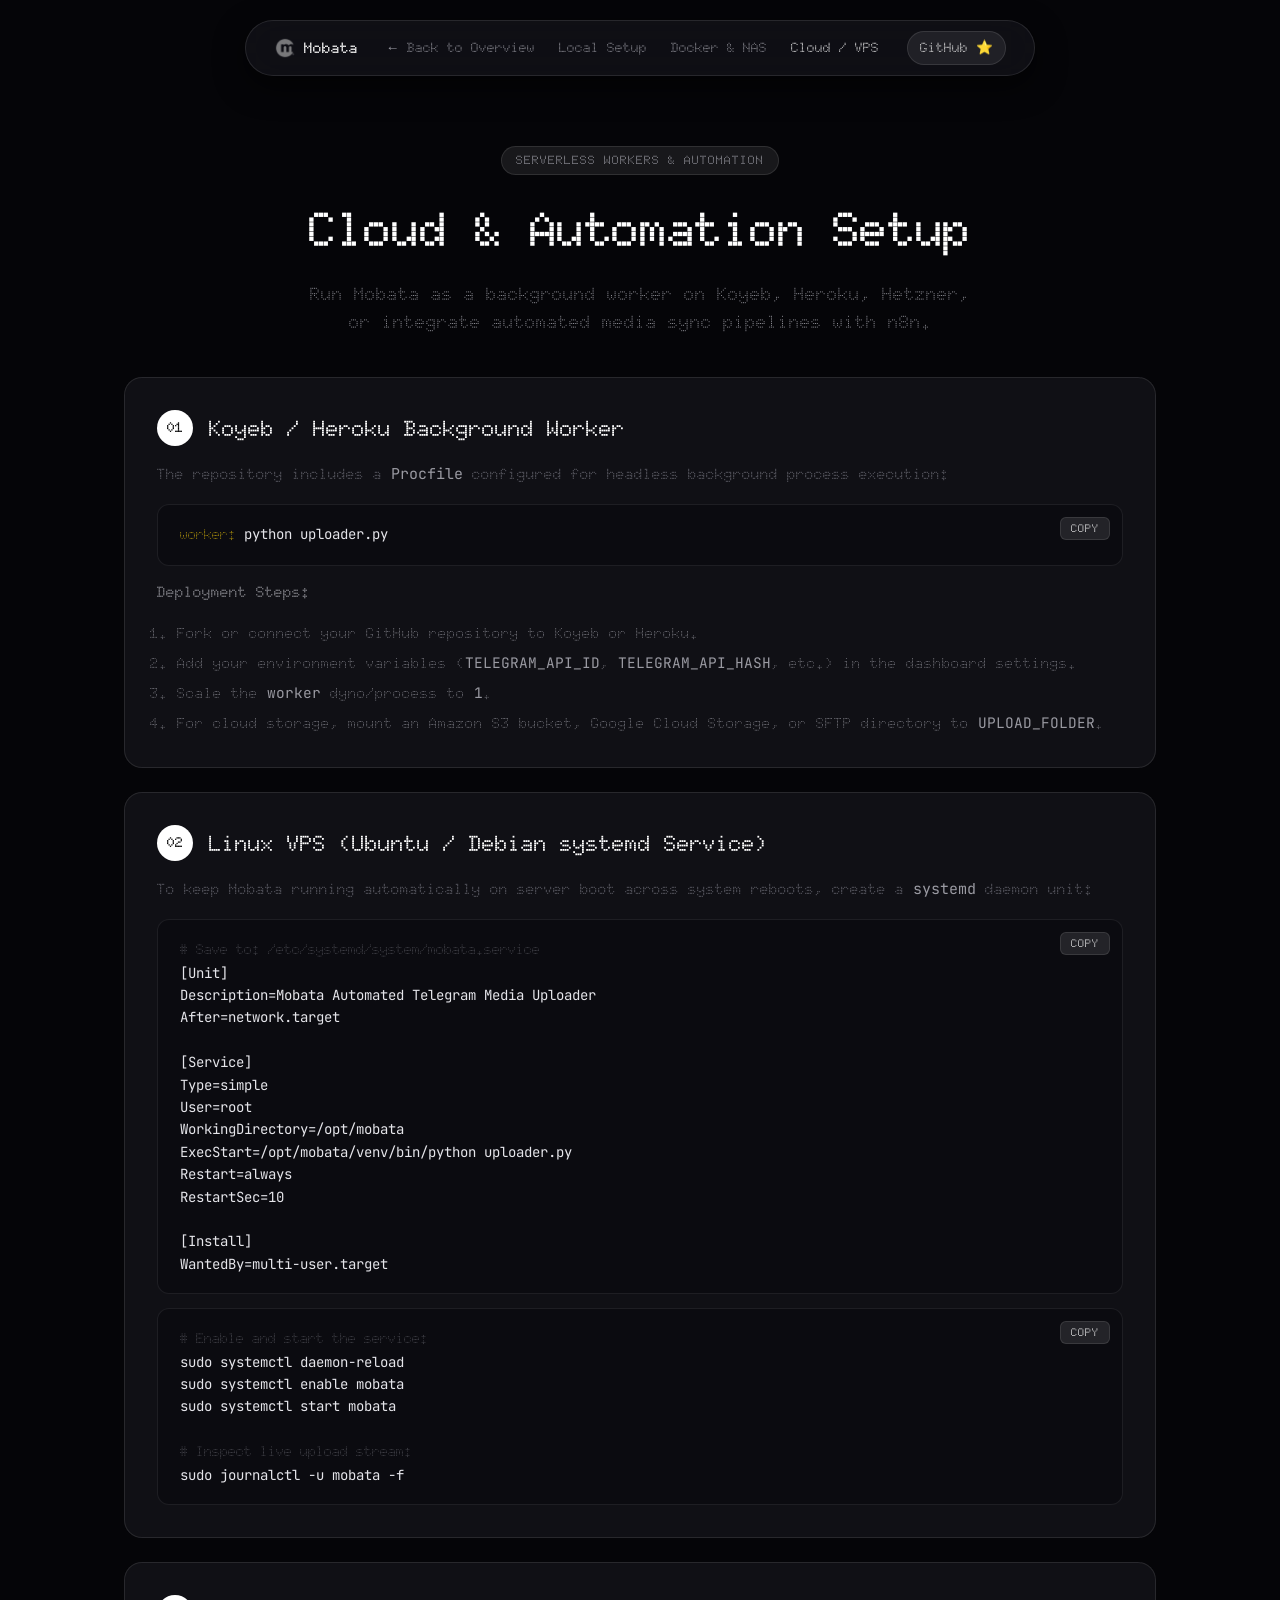
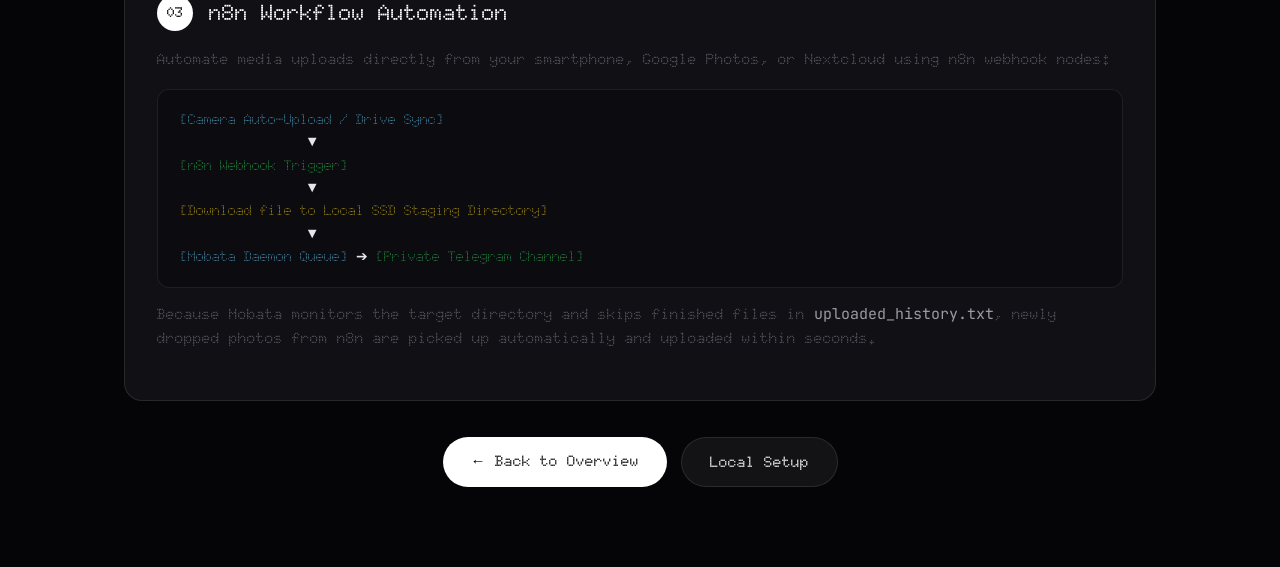
<file: website/cloud.html>
<!DOCTYPE html>
<html lang="en">
<head>
  <meta charset="UTF-8" />
  <meta name="viewport" content="width=device-width, initial-scale=1.0" />
  <title>Mobata</title>
  <meta name="description" content="Deploy Mobata on Koyeb, Heroku, VPS systemd service, and n8n camera dump pipelines." />
  <link rel="icon" type="image/png" sizes="32x32" href="assets/favicon.png" />
  <link rel="icon" type="image/x-icon" href="assets/favicon.ico" />
  <link rel="apple-touch-icon" sizes="180x180" href="assets/favicon.png" />
  <link rel="preconnect" href="https://fonts.googleapis.com">
  <link rel="preconnect" href="https://fonts.gstatic.com" crossorigin>
  <link href="https://fonts.googleapis.com/css2?family=Doto:wght@400;500;600;700;800;900&family=Inter:wght@400;500;600;700&family=JetBrains+Mono:wght@400;500;600;700&display=swap" rel="stylesheet">
  
  <style>
    :root {
      --bg: #050508;
      --card: rgba(22, 22, 28, 0.7);
      --card-hover: rgba(30, 30, 38, 0.85);
      --border: rgba(255, 255, 255, 0.1);
      --border-focus: rgba(255, 255, 255, 0.3);
      --text: #ffffff;
      --text-muted: #9a9aa2;
      --text-dim: #606068;
      --term-bg: #0b0b10;
      --code-red: #ff453a;
      --code-green: #30d158;
      --code-yellow: #ffd60a;
      --code-cyan: #64d2ff;
    }
    /* ==========================================================================
       Atyp Font Family (@font-face)
       ========================================================================== */
    @font-face {
      font-family: 'Atyp';
      src: url('assets/fonts/Atyp-Variable.ttf') format('truetype-variations'),
           url('assets/fonts/Atyp-Regular.otf') format('opentype');
      font-weight: 100 900;
      font-display: swap;
    }
    @font-face {
      font-family: 'Atyp';
      src: url('assets/fonts/Atyp-Regular.otf') format('opentype');
      font-weight: 400;
      font-style: normal;
      font-display: swap;
    }
    @font-face {
      font-family: 'Atyp';
      src: url('assets/fonts/Atyp-Medium.otf') format('opentype');
      font-weight: 500;
      font-style: normal;
      font-display: swap;
    }
    @font-face {
      font-family: 'Atyp';
      src: url('assets/fonts/Atyp-Semibold.otf') format('opentype');
      font-weight: 600;
      font-style: normal;
      font-display: swap;
    }
    @font-face {
      font-family: 'Atyp';
      src: url('assets/fonts/Atyp-Bold.otf') format('opentype');
      font-weight: 700 800 900;
      font-style: normal;
      font-display: swap;
    }
    @font-face {
      font-family: 'Atyp Display';
      src: url('assets/fonts/AtypDisplay-Bold.otf') format('opentype');
      font-weight: 700 800 900;
      font-style: normal;
      font-display: swap;
    }

    html {
      overflow-x: hidden;
      max-width: 100vw;
      width: 100%;
    }
    * {
      margin: 0; padding: 0; box-sizing: border-box;
      font-family: 'Doto', sans-serif;
      font-variation-settings: "ROND" 0;
      -webkit-font-smoothing: antialiased;
      -moz-osx-font-smoothing: grayscale;
    }
    h1, h2, h3, .nav-brand-name {
      font-family: 'Doto', sans-serif;
      font-variation-settings: "ROND" 0;
    }
    code, pre, .code-box {
      font-family: 'JetBrains Mono', 'SF Mono', Consolas, Menlo, monospace !important;
    }
    body {
      background: var(--bg);
      color: var(--text);
      line-height: 1.6;
      padding-bottom: 80px;
      overflow-x: hidden;
      max-width: 100vw;
      width: 100%;
    }
    .container {
      max-width: 1080px;
      margin: 0 auto;
      padding: 0 24px;
      width: 100%;
      box-sizing: border-box;
    }
    .nav-wrap {
      display: flex;
      justify-content: center;
      padding: 20px 0;
      position: sticky;
      top: 0;
      z-index: 100;
    }
    .capsule-nav {
      display: inline-flex;
      align-items: center;
      gap: 28px;
      padding: 10px 28px;
      border-radius: 9999px;
      background: rgba(18, 18, 24, 0.8);
      backdrop-filter: blur(20px);
      -webkit-backdrop-filter: blur(20px);
      border: 1px solid var(--border);
      box-shadow: 0 10px 30px rgba(0, 0, 0, 0.6);
    }
    .capsule-nav a {
      color: var(--text-muted);
      text-decoration: none;
      font-size: 13.5px;
      font-weight: 600;
      transition: color 0.2s ease;
    }
    .capsule-nav a:hover, .capsule-nav a.active {
      color: #ffffff;
    }
    .nav-page-links {
      display: inline-flex;
      align-items: center;
      gap: 24px;
    }
    .nav-star-btn {
      color: #ffffff !important;
      background: rgba(255, 255, 255, 0.08);
      border: 1px solid var(--border);
      padding: 5px 12px;
      border-radius: 9999px;
      font-size: 12.5px;
      font-weight: 700;
      text-decoration: none;
      transition: all 0.2s ease;
    }
    .nav-star-btn:hover {
      background: rgba(255, 255, 255, 0.16);
    }
    .capsule-logo {
      height: 22px;
      width: 22px;
      object-fit: contain;
      display: block;
    }

    .page-head {
      padding: 50px 0 40px;
      text-align: center;
    }
    .badge {
      display: inline-block;
      padding: 4px 14px;
      border-radius: 9999px;
      background: rgba(255, 255, 255, 0.08);
      border: 1px solid var(--border);
      font-size: 12px;
      font-weight: 700;
      letter-spacing: 1px;
      margin-bottom: 16px;
      color: var(--text-muted);
    }
    h1 {
      font-size: 48px;
      font-weight: 900;
      letter-spacing: -0.03em;
      margin-bottom: 12px;
    }
    .desc {
      font-size: 18px;
      color: var(--text-muted);
      max-width: 680px;
      margin: 0 auto;
    }

    .step-card {
      background: var(--card);
      border: 1px solid var(--border);
      border-radius: 18px;
      padding: 32px;
      margin-bottom: 24px;
      backdrop-filter: blur(16px);
      transition: border-color 0.2s ease;
    }
    .step-card:hover { border-color: var(--border-focus); }
    .step-head {
      display: flex;
      align-items: center;
      gap: 16px;
      margin-bottom: 16px;
    }
    .step-num {
      width: 36px;
      height: 36px;
      border-radius: 50%;
      background: #ffffff;
      color: #000000;
      display: flex;
      align-items: center;
      justify-content: center;
      font-size: 14px;
      font-weight: 900;
    }
    .step-title {
      font-size: 22px;
      font-weight: 800;
    }
    .step-text {
      color: var(--text-muted);
      font-size: 15px;
      margin-bottom: 18px;
    }

    .code-box {
      background: var(--term-bg);
      border: 1px solid rgba(255, 255, 255, 0.08);
      border-radius: 12px;
      padding: 18px 22px;
      position: relative;
      overflow-x: auto;
    }
    .code-box pre {
      font-size: 14px;
      line-height: 1.6;
      color: #e5e5ea;
    }
    .c-green { color: var(--code-green); }
    .c-yellow { color: var(--code-yellow); }
    .c-cyan { color: var(--code-cyan); }
    .c-red { color: var(--code-red); }
    .c-dim { color: var(--text-dim); }

    .btn-copy {
      position: absolute;
      top: 12px;
      right: 12px;
      background: rgba(255, 255, 255, 0.1);
      border: 1px solid var(--border);
      color: #ffffff;
      padding: 4px 10px;
      border-radius: 6px;
      font-size: 11px;
      font-weight: 700;
      cursor: pointer;
      transition: background 0.2s ease;
    }
    .btn-copy:hover {
      background: #ffffff;
      color: #000000;
    }

    .btn-bar {
      display: flex;
      gap: 14px;
      margin-top: 36px;
      justify-content: center;
    }
    .btn-main {
      padding: 12px 28px;
      border-radius: 9999px;
      background: #ffffff;
      color: #000000;
      font-size: 15px;
      font-weight: 800;
      text-decoration: none;
      transition: opacity 0.2s ease;
    }
    .btn-main:hover { opacity: 0.9; }
    .btn-ghost {
      padding: 12px 28px;
      border-radius: 9999px;
      background: rgba(255, 255, 255, 0.06);
      color: #ffffff;
      border: 1px solid var(--border);
      font-size: 15px;
      font-weight: 800;
      text-decoration: none;
    }
    .btn-ghost:hover { background: rgba(255, 255, 255, 0.12); }

    .hide-desktop { display: none; }
    .hide-mobile { display: inline; }

    @media (max-width: 768px) {
      * {
        font-family: 'Atyp', -apple-system, BlinkMacSystemFont, 'SF Pro Display', 'Segoe UI', Roboto, sans-serif !important;
        font-variation-settings: normal !important;
      }
      h1, h2, h3, .nav-brand-name {
        font-family: 'Atyp Display', 'Atyp', sans-serif !important;
      }
      code, pre, .code-box {
        font-family: 'JetBrains Mono', 'SF Mono', Consolas, Menlo, monospace !important;
      }
      body {
        padding-bottom: 84px;
        overflow-x: hidden;
      }
      .container {
        padding: 0 16px;
        width: 100%;
        max-width: 100%;
        box-sizing: border-box;
      }
      .nav-wrap {
        position: sticky;
        top: 8px;
        padding: 0 12px;
        width: 100%;
        display: flex;
        justify-content: center;
        z-index: 9999;
      }
      .capsule-nav {
        width: 100%;
        max-width: 100%;
        padding: 6px 12px;
        gap: 8px;
        display: flex;
        align-items: center;
        justify-content: space-between;
        border-radius: 9999px;
        background: rgba(12, 12, 16, 0.92);
        backdrop-filter: blur(28px) saturate(180%);
        -webkit-backdrop-filter: blur(28px) saturate(180%);
        border: 1px solid rgba(255, 255, 255, 0.16);
        box-shadow: 0 10px 30px rgba(0, 0, 0, 0.75);
      }
      .nav-page-links {
        display: none;
      }
      .nav-star-btn {
        display: inline-flex;
        align-items: center;
        gap: 4px;
        padding: 5px 10px;
        font-size: 11px;
        font-weight: 700;
        border-radius: 9999px;
      }
      .mobile-bottom-nav {
        display: flex;
      }
      h1 { font-size: 28px; line-height: 1.2; word-break: break-word; }
      .desc { font-size: 14px; max-width: 100%; }
      .step-title { font-size: 17px; }
      .code-box { font-size: 12px; padding: 12px 14px; }
      .btn-bar { flex-direction: column; width: 100%; gap: 10px; }
      .btn-bar a { width: 100%; text-align: center; }
    }

    /* Apple-style Floating Bottom Pill Dock */
    .mobile-bottom-nav {
      display: none;
      position: fixed;
      bottom: calc(16px + env(safe-area-inset-bottom, 0px));
      left: 50%;
      transform: translateX(-50%);
      z-index: 9999;
      background: rgba(12, 12, 16, 0.90);
      backdrop-filter: blur(28px) saturate(200%);
      -webkit-backdrop-filter: blur(28px) saturate(200%);
      border: 1px solid rgba(255, 255, 255, 0.16);
      box-shadow: 0 16px 40px rgba(0, 0, 0, 0.8), inset 0 1px 1px rgba(255, 255, 255, 0.16);
      border-radius: 9999px;
      padding: 5px 8px;
      gap: 4px;
      align-items: center;
      max-width: calc(100% - 24px);
    }
    .mobile-bottom-nav a {
      color: #9ca3af;
      text-decoration: none;
      font-size: 11.5px;
      font-weight: 700;
      padding: 7px 11px;
      border-radius: 9999px;
      display: inline-flex;
      align-items: center;
      gap: 5px;
      transition: all 0.2s ease;
      white-space: nowrap;
    }
    .mobile-bottom-nav a svg {
      opacity: 0.8;
      transition: transform 0.2s ease, opacity 0.2s ease;
    }
    .mobile-bottom-nav a:hover,
    .mobile-bottom-nav a:active {
      color: #ffffff;
      background: rgba(255, 255, 255, 0.12);
    }
    .mobile-bottom-nav a.active {
      color: #ffffff;
      background: rgba(255, 255, 255, 0.16);
    }
    .mobile-bottom-nav a:active svg {
      transform: scale(1.15);
      opacity: 1;
    }
  </style>
</head>
<body>

  <!-- Floating Capsule Nav -->
  <div class="nav-wrap">
    <nav class="capsule-nav">
      <a href="index.html" class="nav-brand" style="display:flex; align-items:center; gap:8px; text-decoration:none;">
        <img src="assets/mobata-icon.png" alt="Mobata" class="capsule-logo" />
        <span style="font-weight:900; font-size:15px; color:#ffffff;">Mobata</span>
      </a>
      <div class="nav-page-links">
        <a href="index.html">← Back to Overview</a>
        <a href="setup.html">Local Setup</a>
        <a href="docker.html">Docker & NAS</a>
        <a href="cloud.html" class="active">Cloud / VPS</a>
      </div>
      <a href="https://github.com/shikshiten/Mobata" target="_blank" class="nav-star-btn">GitHub ⭐</a>
    </nav>
  </div>

  <div class="container">
    <header class="page-head">
      <span class="badge">SERVERLESS WORKERS & AUTOMATION</span>
      <h1>Cloud & Automation Setup</h1>
      <p class="desc">Run Mobata as a background worker on Koyeb, Heroku, Hetzner, or integrate automated media sync pipelines with n8n.</p>
    </header>

    <!-- Step 1 -->
    <div class="step-card">
      <div class="step-head">
        <div class="step-num">01</div>
        <div class="step-title">Koyeb / Heroku Background Worker</div>
      </div>
      <p class="step-text">The repository includes a <code>Procfile</code> configured for headless background process execution:</p>
      <div class="code-box">
        <button class="btn-copy" onclick="copyCode(this)">COPY</button>
        <pre><span class="c-yellow">worker:</span> python uploader.py</pre>
      </div>
      <p class="step-text" style="margin-top: 14px;"><strong>Deployment Steps:</strong></p>
      <ol style="margin-left: 20px; color: var(--text-muted); font-size: 14.5px;">
        <li style="margin-bottom: 6px;">Fork or connect your GitHub repository to Koyeb or Heroku.</li>
        <li style="margin-bottom: 6px;">Add your environment variables (<code>TELEGRAM_API_ID</code>, <code>TELEGRAM_API_HASH</code>, etc.) in the dashboard settings.</li>
        <li style="margin-bottom: 6px;">Scale the <code>worker</code> dyno/process to <code>1</code>.</li>
        <li>For cloud storage, mount an Amazon S3 bucket, Google Cloud Storage, or SFTP directory to <code>UPLOAD_FOLDER</code>.</li>
      </ol>
    </div>

    <!-- Step 2 -->
    <div class="step-card">
      <div class="step-head">
        <div class="step-num">02</div>
        <div class="step-title">Linux VPS (Ubuntu / Debian systemd Service)</div>
      </div>
      <p class="step-text">To keep Mobata running automatically on server boot across system reboots, create a <code>systemd</code> daemon unit:</p>
      <div class="code-box">
        <button class="btn-copy" onclick="copyCode(this)">COPY</button>
        <pre><span class="c-dim"># Save to: /etc/systemd/system/mobata.service</span>
[Unit]
Description=Mobata Automated Telegram Media Uploader
After=network.target

[Service]
Type=simple
User=root
WorkingDirectory=/opt/mobata
ExecStart=/opt/mobata/venv/bin/python uploader.py
Restart=always
RestartSec=10

[Install]
WantedBy=multi-user.target</pre>
      </div>
      <div class="code-box" style="margin-top: 14px;">
        <button class="btn-copy" onclick="copyCode(this)">COPY</button>
        <pre><span class="c-dim"># Enable and start the service:</span>
sudo systemctl daemon-reload
sudo systemctl enable mobata
sudo systemctl start mobata

<span class="c-dim"># Inspect live upload stream:</span>
sudo journalctl -u mobata -f</pre>
      </div>
    </div>

    <!-- Step 3 -->
    <div class="step-card">
      <div class="step-head">
        <div class="step-num">03</div>
        <div class="step-title">n8n Workflow Automation</div>
      </div>
      <p class="step-text">Automate media uploads directly from your smartphone, Google Photos, or Nextcloud using n8n webhook nodes:</p>
      <div class="code-box">
        <pre><span class="c-cyan">[Camera Auto-Upload / Drive Sync]</span>
                ▼
<span class="c-green">[n8n Webhook Trigger]</span>
                ▼
<span class="c-yellow">[Download file to Local SSD Staging Directory]</span>
                ▼
<span class="c-cyan">[Mobata Daemon Queue]</span> ➔ <span class="c-green">[Private Telegram Channel]</span></pre>
      </div>
      <p class="step-text" style="margin-top: 14px;">Because Mobata monitors the target directory and skips finished files in <code>uploaded_history.txt</code>, newly dropped photos from n8n are picked up automatically and uploaded within seconds.</p>
    </div>

    <div class="btn-bar">
      <a href="index.html" class="btn-main">← Back to Overview</a>
      <a href="setup.html" class="btn-ghost">Local Setup</a>
    </div>
  </div>

  <script>
    function copyCode(btn) {
      const code = btn.nextElementSibling.innerText;
      navigator.clipboard.writeText(code).then(() => {
        btn.innerText = 'COPIED!';
        setTimeout(() => btn.innerText = 'COPY', 2000);
      });
    }
  </script>
  <!-- Mobile-only floating bottom pill navigation dock (visible < 768px) -->
  <nav class="mobile-bottom-nav" aria-label="Mobile navigation">
    <a href="index.html">
      <svg width="14" height="14" viewBox="0 0 24 24" fill="none" stroke="currentColor" stroke-width="2.2" stroke-linecap="round" stroke-linejoin="round">
        <path d="M3 9l9-7 9 7v11a2 2 0 0 1-2 2H5a2 2 0 0 1-2-2z"></path>
        <polyline points="9 22 9 12 15 12 15 22"></polyline>
      </svg>
      <span>Overview</span>
    </a>
    <a href="setup.html">
      <svg width="14" height="14" viewBox="0 0 24 24" fill="none" stroke="currentColor" stroke-width="2.2" stroke-linecap="round" stroke-linejoin="round">
        <rect x="2" y="3" width="20" height="14" rx="2" ry="2"></rect>
        <line x1="8" y1="21" x2="16" y2="21"></line>
        <line x1="12" y1="17" x2="12" y2="21"></line>
      </svg>
      <span>Local</span>
    </a>
    <a href="docker.html">
      <svg width="14" height="14" viewBox="0 0 24 24" fill="none" stroke="currentColor" stroke-width="2.2" stroke-linecap="round" stroke-linejoin="round">
        <rect x="2" y="7" width="20" height="14" rx="2" ry="2"></rect>
        <path d="M16 21V5a2 2 0 0 0-2-2h-4a2 2 0 0 0-2 2v16"></path>
      </svg>
      <span>Docker</span>
    </a>
    <a href="cloud.html" class="active">
      <svg width="14" height="14" viewBox="0 0 24 24" fill="none" stroke="currentColor" stroke-width="2.2" stroke-linecap="round" stroke-linejoin="round">
        <path d="M18 10h-1.26A8 8 0 1 0 9 20h9a5 5 0 0 0 0-10z"></path>
      </svg>
      <span>Cloud</span>
    </a>
  </nav>

</body>
</html>
</file>
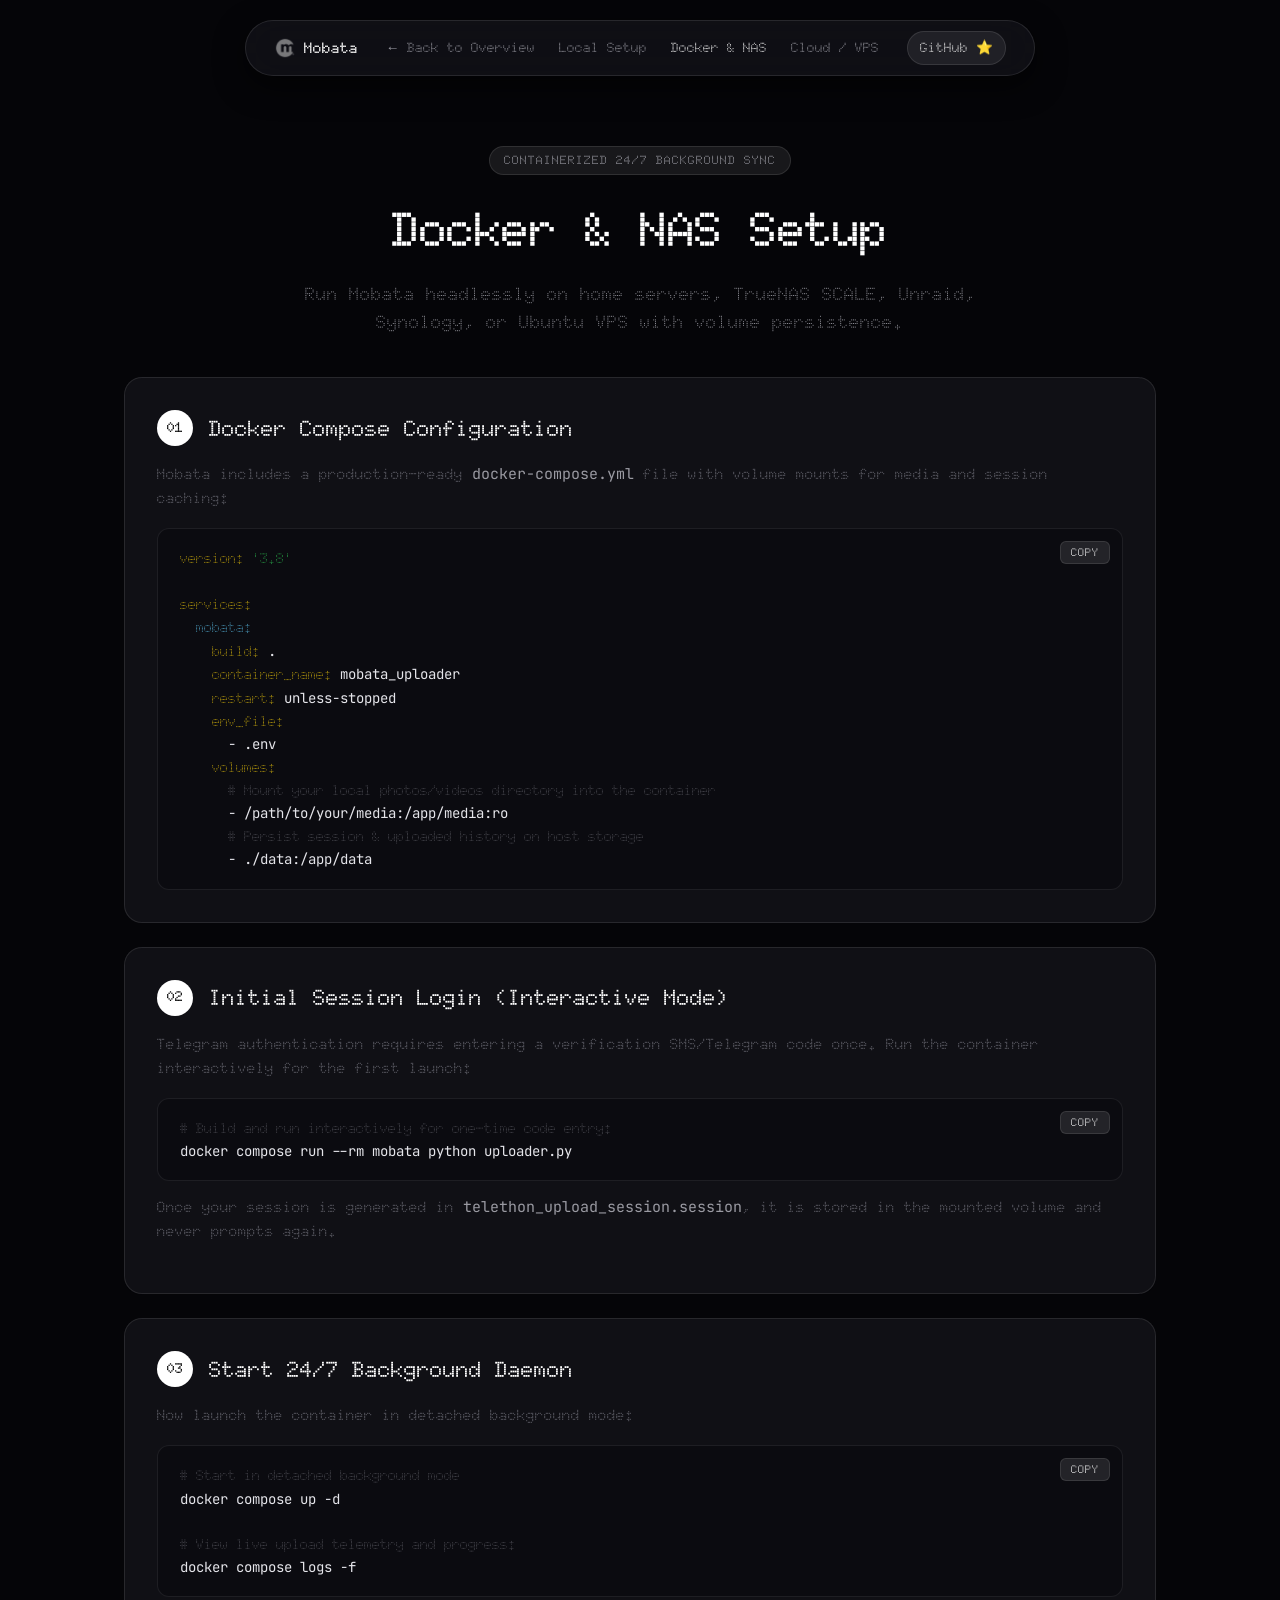
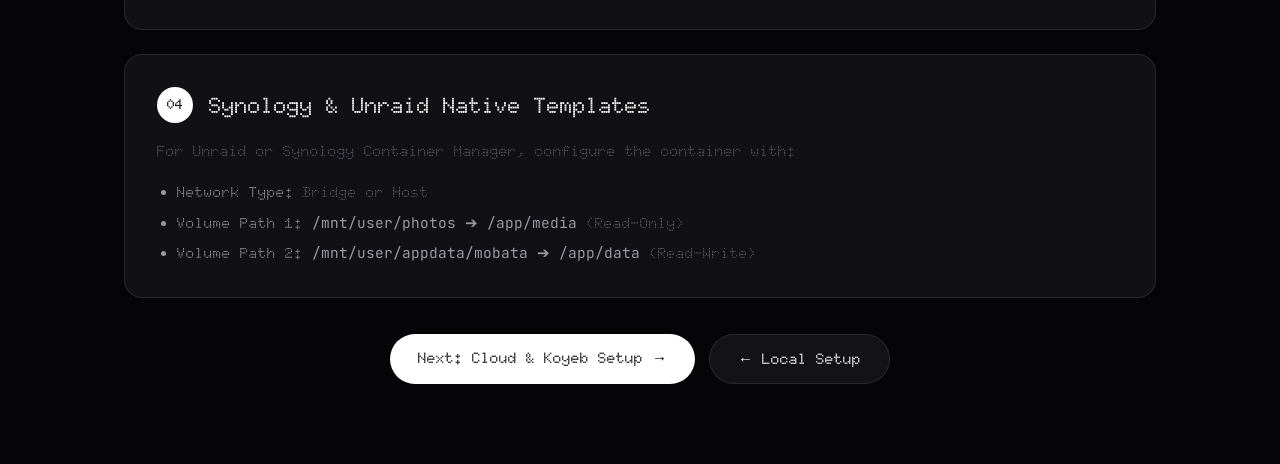
<file: website/docker.html>
<!DOCTYPE html>
<html lang="en">
<head>
  <meta charset="UTF-8" />
  <meta name="viewport" content="width=device-width, initial-scale=1.0" />
  <title>Mobata</title>
  <meta name="description" content="Deploy Mobata using Docker and docker-compose for headless 24/7 background media syncing on servers and NAS." />
  <link rel="icon" type="image/png" sizes="32x32" href="assets/favicon.png" />
  <link rel="icon" type="image/x-icon" href="assets/favicon.ico" />
  <link rel="apple-touch-icon" sizes="180x180" href="assets/favicon.png" />
  <link rel="preconnect" href="https://fonts.googleapis.com">
  <link rel="preconnect" href="https://fonts.gstatic.com" crossorigin>
  <link href="https://fonts.googleapis.com/css2?family=Doto:wght@400;500;600;700;800;900&family=Inter:wght@400;500;600;700&family=JetBrains+Mono:wght@400;500;600;700&display=swap" rel="stylesheet">
  
  <style>
    :root {
      --bg: #050508;
      --card: rgba(22, 22, 28, 0.7);
      --card-hover: rgba(30, 30, 38, 0.85);
      --border: rgba(255, 255, 255, 0.1);
      --border-focus: rgba(255, 255, 255, 0.3);
      --text: #ffffff;
      --text-muted: #9a9aa2;
      --text-dim: #606068;
      --term-bg: #0b0b10;
      --code-red: #ff453a;
      --code-green: #30d158;
      --code-yellow: #ffd60a;
      --code-cyan: #64d2ff;
    }
    /* ==========================================================================
       Atyp Font Family (@font-face)
       ========================================================================== */
    @font-face {
      font-family: 'Atyp';
      src: url('assets/fonts/Atyp-Variable.ttf') format('truetype-variations'),
           url('assets/fonts/Atyp-Regular.otf') format('opentype');
      font-weight: 100 900;
      font-display: swap;
    }
    @font-face {
      font-family: 'Atyp';
      src: url('assets/fonts/Atyp-Regular.otf') format('opentype');
      font-weight: 400;
      font-style: normal;
      font-display: swap;
    }
    @font-face {
      font-family: 'Atyp';
      src: url('assets/fonts/Atyp-Medium.otf') format('opentype');
      font-weight: 500;
      font-style: normal;
      font-display: swap;
    }
    @font-face {
      font-family: 'Atyp';
      src: url('assets/fonts/Atyp-Semibold.otf') format('opentype');
      font-weight: 600;
      font-style: normal;
      font-display: swap;
    }
    @font-face {
      font-family: 'Atyp';
      src: url('assets/fonts/Atyp-Bold.otf') format('opentype');
      font-weight: 700 800 900;
      font-style: normal;
      font-display: swap;
    }
    @font-face {
      font-family: 'Atyp Display';
      src: url('assets/fonts/AtypDisplay-Bold.otf') format('opentype');
      font-weight: 700 800 900;
      font-style: normal;
      font-display: swap;
    }

    html {
      overflow-x: hidden;
      max-width: 100vw;
      width: 100%;
    }
    * {
      margin: 0; padding: 0; box-sizing: border-box;
      font-family: 'Doto', sans-serif;
      font-variation-settings: "ROND" 0;
      -webkit-font-smoothing: antialiased;
      -moz-osx-font-smoothing: grayscale;
    }
    h1, h2, h3, .nav-brand-name {
      font-family: 'Doto', sans-serif;
      font-variation-settings: "ROND" 0;
    }
    code, pre, .code-box {
      font-family: 'JetBrains Mono', 'SF Mono', Consolas, Menlo, monospace !important;
    }
    body {
      background: var(--bg);
      color: var(--text);
      line-height: 1.6;
      padding-bottom: 80px;
      overflow-x: hidden;
      max-width: 100vw;
      width: 100%;
    }
    .container {
      max-width: 1080px;
      margin: 0 auto;
      padding: 0 24px;
      width: 100%;
      box-sizing: border-box;
    }
    .nav-wrap {
      display: flex;
      justify-content: center;
      padding: 20px 0;
      position: sticky;
      top: 0;
      z-index: 100;
    }
    .capsule-nav {
      display: inline-flex;
      align-items: center;
      gap: 28px;
      padding: 10px 28px;
      border-radius: 9999px;
      background: rgba(18, 18, 24, 0.8);
      backdrop-filter: blur(20px);
      -webkit-backdrop-filter: blur(20px);
      border: 1px solid var(--border);
      box-shadow: 0 10px 30px rgba(0, 0, 0, 0.6);
    }
    .capsule-nav a {
      color: var(--text-muted);
      text-decoration: none;
      font-size: 13.5px;
      font-weight: 600;
      transition: color 0.2s ease;
    }
    .capsule-nav a:hover, .capsule-nav a.active {
      color: #ffffff;
    }
    .nav-page-links {
      display: inline-flex;
      align-items: center;
      gap: 24px;
    }
    .nav-star-btn {
      color: #ffffff !important;
      background: rgba(255, 255, 255, 0.08);
      border: 1px solid var(--border);
      padding: 5px 12px;
      border-radius: 9999px;
      font-size: 12.5px;
      font-weight: 700;
      text-decoration: none;
      transition: all 0.2s ease;
    }
    .nav-star-btn:hover {
      background: rgba(255, 255, 255, 0.16);
    }
    .capsule-logo {
      height: 22px;
      width: 22px;
      object-fit: contain;
      display: block;
    }

    .page-head {
      padding: 50px 0 40px;
      text-align: center;
    }
    .badge {
      display: inline-block;
      padding: 4px 14px;
      border-radius: 9999px;
      background: rgba(255, 255, 255, 0.08);
      border: 1px solid var(--border);
      font-size: 12px;
      font-weight: 700;
      letter-spacing: 1px;
      margin-bottom: 16px;
      color: var(--text-muted);
    }
    h1 {
      font-size: 48px;
      font-weight: 900;
      letter-spacing: -0.03em;
      margin-bottom: 12px;
    }
    .desc {
      font-size: 18px;
      color: var(--text-muted);
      max-width: 680px;
      margin: 0 auto;
    }

    .step-card {
      background: var(--card);
      border: 1px solid var(--border);
      border-radius: 18px;
      padding: 32px;
      margin-bottom: 24px;
      backdrop-filter: blur(16px);
      transition: border-color 0.2s ease;
    }
    .step-card:hover { border-color: var(--border-focus); }
    .step-head {
      display: flex;
      align-items: center;
      gap: 16px;
      margin-bottom: 16px;
    }
    .step-num {
      width: 36px;
      height: 36px;
      border-radius: 50%;
      background: #ffffff;
      color: #000000;
      display: flex;
      align-items: center;
      justify-content: center;
      font-size: 14px;
      font-weight: 900;
    }
    .step-title {
      font-size: 22px;
      font-weight: 800;
    }
    .step-text {
      color: var(--text-muted);
      font-size: 15px;
      margin-bottom: 18px;
    }

    .code-box {
      background: var(--term-bg);
      border: 1px solid rgba(255, 255, 255, 0.08);
      border-radius: 12px;
      padding: 18px 22px;
      position: relative;
      overflow-x: auto;
    }
    .code-box pre {
      font-size: 14px;
      line-height: 1.6;
      color: #e5e5ea;
    }
    .c-green { color: var(--code-green); }
    .c-yellow { color: var(--code-yellow); }
    .c-cyan { color: var(--code-cyan); }
    .c-red { color: var(--code-red); }
    .c-dim { color: var(--text-dim); }

    .btn-copy {
      position: absolute;
      top: 12px;
      right: 12px;
      background: rgba(255, 255, 255, 0.1);
      border: 1px solid var(--border);
      color: #ffffff;
      padding: 4px 10px;
      border-radius: 6px;
      font-size: 11px;
      font-weight: 700;
      cursor: pointer;
      transition: background 0.2s ease;
    }
    .btn-copy:hover {
      background: #ffffff;
      color: #000000;
    }

    .btn-bar {
      display: flex;
      gap: 14px;
      margin-top: 36px;
      justify-content: center;
    }
    .btn-main {
      padding: 12px 28px;
      border-radius: 9999px;
      background: #ffffff;
      color: #000000;
      font-size: 15px;
      font-weight: 800;
      text-decoration: none;
      transition: opacity 0.2s ease;
    }
    .btn-main:hover { opacity: 0.9; }
    .btn-ghost {
      padding: 12px 28px;
      border-radius: 9999px;
      background: rgba(255, 255, 255, 0.06);
      color: #ffffff;
      border: 1px solid var(--border);
      font-size: 15px;
      font-weight: 800;
      text-decoration: none;
    }
    .btn-ghost:hover { background: rgba(255, 255, 255, 0.12); }

    .hide-desktop { display: none; }
    .hide-mobile { display: inline; }

    @media (max-width: 768px) {
      * {
        font-family: 'Atyp', -apple-system, BlinkMacSystemFont, 'SF Pro Display', 'Segoe UI', Roboto, sans-serif !important;
        font-variation-settings: normal !important;
      }
      h1, h2, h3, .nav-brand-name {
        font-family: 'Atyp Display', 'Atyp', sans-serif !important;
      }
      code, pre, .code-box {
        font-family: 'JetBrains Mono', 'SF Mono', Consolas, Menlo, monospace !important;
      }
      body {
        padding-bottom: 84px;
        overflow-x: hidden;
      }
      .container {
        padding: 0 16px;
        width: 100%;
        max-width: 100%;
        box-sizing: border-box;
      }
      .nav-wrap {
        position: sticky;
        top: 8px;
        padding: 0 12px;
        width: 100%;
        display: flex;
        justify-content: center;
        z-index: 9999;
      }
      .capsule-nav {
        width: 100%;
        max-width: 100%;
        padding: 6px 12px;
        gap: 8px;
        display: flex;
        align-items: center;
        justify-content: space-between;
        border-radius: 9999px;
        background: rgba(12, 12, 16, 0.92);
        backdrop-filter: blur(28px) saturate(180%);
        -webkit-backdrop-filter: blur(28px) saturate(180%);
        border: 1px solid rgba(255, 255, 255, 0.16);
        box-shadow: 0 10px 30px rgba(0, 0, 0, 0.75);
      }
      .nav-page-links {
        display: none;
      }
      .nav-star-btn {
        display: inline-flex;
        align-items: center;
        gap: 4px;
        padding: 5px 10px;
        font-size: 11px;
        font-weight: 700;
        border-radius: 9999px;
      }
      .mobile-bottom-nav {
        display: flex;
      }
      h1 { font-size: 28px; line-height: 1.2; word-break: break-word; }
      .desc { font-size: 14px; max-width: 100%; }
      .step-title { font-size: 17px; }
      .code-box { font-size: 12px; padding: 12px 14px; }
      .btn-bar { flex-direction: column; width: 100%; gap: 10px; }
      .btn-bar a { width: 100%; text-align: center; }
    }

    /* Apple-style Floating Bottom Pill Dock */
    .mobile-bottom-nav {
      display: none;
      position: fixed;
      bottom: calc(16px + env(safe-area-inset-bottom, 0px));
      left: 50%;
      transform: translateX(-50%);
      z-index: 9999;
      background: rgba(12, 12, 16, 0.90);
      backdrop-filter: blur(28px) saturate(200%);
      -webkit-backdrop-filter: blur(28px) saturate(200%);
      border: 1px solid rgba(255, 255, 255, 0.16);
      box-shadow: 0 16px 40px rgba(0, 0, 0, 0.8), inset 0 1px 1px rgba(255, 255, 255, 0.16);
      border-radius: 9999px;
      padding: 5px 8px;
      gap: 4px;
      align-items: center;
      max-width: calc(100% - 24px);
    }
    .mobile-bottom-nav a {
      color: #9ca3af;
      text-decoration: none;
      font-size: 11.5px;
      font-weight: 700;
      padding: 7px 11px;
      border-radius: 9999px;
      display: inline-flex;
      align-items: center;
      gap: 5px;
      transition: all 0.2s ease;
      white-space: nowrap;
    }
    .mobile-bottom-nav a svg {
      opacity: 0.8;
      transition: transform 0.2s ease, opacity 0.2s ease;
    }
    .mobile-bottom-nav a:hover,
    .mobile-bottom-nav a:active {
      color: #ffffff;
      background: rgba(255, 255, 255, 0.12);
    }
    .mobile-bottom-nav a.active {
      color: #ffffff;
      background: rgba(255, 255, 255, 0.16);
    }
    .mobile-bottom-nav a:active svg {
      transform: scale(1.15);
      opacity: 1;
    }
  </style>
</head>
<body>

  <!-- Floating Capsule Nav -->
  <div class="nav-wrap">
    <nav class="capsule-nav">
      <a href="index.html" class="nav-brand" style="display:flex; align-items:center; gap:8px; text-decoration:none;">
        <img src="assets/mobata-icon.png" alt="Mobata" class="capsule-logo" />
        <span style="font-weight:900; font-size:15px; color:#ffffff;">Mobata</span>
      </a>
      <div class="nav-page-links">
        <a href="index.html">← Back to Overview</a>
        <a href="setup.html">Local Setup</a>
        <a href="docker.html" class="active">Docker & NAS</a>
        <a href="cloud.html">Cloud / VPS</a>
      </div>
      <a href="https://github.com/shikshiten/Mobata" target="_blank" class="nav-star-btn">GitHub ⭐</a>
    </nav>
  </div>

  <div class="container">
    <header class="page-head">
      <span class="badge">CONTAINERIZED 24/7 BACKGROUND SYNC</span>
      <h1>Docker & NAS Setup</h1>
      <p class="desc">Run Mobata headlessly on home servers, TrueNAS SCALE, Unraid, Synology, or Ubuntu VPS with volume persistence.</p>
    </header>

    <!-- Step 1 -->
    <div class="step-card">
      <div class="step-head">
        <div class="step-num">01</div>
        <div class="step-title">Docker Compose Configuration</div>
      </div>
      <p class="step-text">Mobata includes a production-ready <code>docker-compose.yml</code> file with volume mounts for media and session caching:</p>
      <div class="code-box">
        <button class="btn-copy" onclick="copyCode(this)">COPY</button>
        <pre><span class="c-yellow">version:</span> <span class="c-green">'3.8'</span>

<span class="c-yellow">services:</span>
  <span class="c-cyan">mobata:</span>
    <span class="c-yellow">build:</span> .
    <span class="c-yellow">container_name:</span> mobata_uploader
    <span class="c-yellow">restart:</span> unless-stopped
    <span class="c-yellow">env_file:</span>
      - .env
    <span class="c-yellow">volumes:</span>
      <span class="c-dim"># Mount your local photos/videos directory into the container</span>
      - /path/to/your/media:/app/media:ro
      <span class="c-dim"># Persist session & uploaded history on host storage</span>
      - ./data:/app/data</pre>
      </div>
    </div>

    <!-- Step 2 -->
    <div class="step-card">
      <div class="step-head">
        <div class="step-num">02</div>
        <div class="step-title">Initial Session Login (Interactive Mode)</div>
      </div>
      <p class="step-text">Telegram authentication requires entering a verification SMS/Telegram code once. Run the container interactively for the first launch:</p>
      <div class="code-box">
        <button class="btn-copy" onclick="copyCode(this)">COPY</button>
        <pre><span class="c-dim"># Build and run interactively for one-time code entry:</span>
docker compose run --rm mobata python uploader.py</pre>
      </div>
      <p class="step-text" style="margin-top: 14px;">Once your session is generated in <code>telethon_upload_session.session</code>, it is stored in the mounted volume and never prompts again.</p>
    </div>

    <!-- Step 3 -->
    <div class="step-card">
      <div class="step-head">
        <div class="step-num">03</div>
        <div class="step-title">Start 24/7 Background Daemon</div>
      </div>
      <p class="step-text">Now launch the container in detached background mode:</p>
      <div class="code-box">
        <button class="btn-copy" onclick="copyCode(this)">COPY</button>
        <pre><span class="c-dim"># Start in detached background mode</span>
docker compose up -d

<span class="c-dim"># View live upload telemetry and progress:</span>
docker compose logs -f</pre>
      </div>
    </div>

    <!-- Step 4 -->
    <div class="step-card">
      <div class="step-head">
        <div class="step-num">04</div>
        <div class="step-title">Synology & Unraid Native Templates</div>
      </div>
      <p class="step-text">For Unraid or Synology Container Manager, configure the container with:</p>
      <ul style="margin-left: 20px; color: var(--text-muted); font-size: 14.5px;">
        <li style="margin-bottom: 6px;"><strong>Network Type:</strong> Bridge or Host</li>
        <li style="margin-bottom: 6px;"><strong>Volume Path 1:</strong> <code>/mnt/user/photos</code> ➔ <code>/app/media</code> (Read-Only)</li>
        <li><strong>Volume Path 2:</strong> <code>/mnt/user/appdata/mobata</code> ➔ <code>/app/data</code> (Read-Write)</li>
      </ul>
    </div>

    <div class="btn-bar">
      <a href="cloud.html" class="btn-main">Next: Cloud & Koyeb Setup →</a>
      <a href="setup.html" class="btn-ghost">← Local Setup</a>
    </div>
  </div>

  <script>
    function copyCode(btn) {
      const code = btn.nextElementSibling.innerText;
      navigator.clipboard.writeText(code).then(() => {
        btn.innerText = 'COPIED!';
        setTimeout(() => btn.innerText = 'COPY', 2000);
      });
    }
  </script>
  <!-- Mobile-only floating bottom pill navigation dock (visible < 768px) -->
  <nav class="mobile-bottom-nav" aria-label="Mobile navigation">
    <a href="index.html">
      <svg width="14" height="14" viewBox="0 0 24 24" fill="none" stroke="currentColor" stroke-width="2.2" stroke-linecap="round" stroke-linejoin="round">
        <path d="M3 9l9-7 9 7v11a2 2 0 0 1-2 2H5a2 2 0 0 1-2-2z"></path>
        <polyline points="9 22 9 12 15 12 15 22"></polyline>
      </svg>
      <span>Overview</span>
    </a>
    <a href="setup.html">
      <svg width="14" height="14" viewBox="0 0 24 24" fill="none" stroke="currentColor" stroke-width="2.2" stroke-linecap="round" stroke-linejoin="round">
        <rect x="2" y="3" width="20" height="14" rx="2" ry="2"></rect>
        <line x1="8" y1="21" x2="16" y2="21"></line>
        <line x1="12" y1="17" x2="12" y2="21"></line>
      </svg>
      <span>Local</span>
    </a>
    <a href="docker.html" class="active">
      <svg width="14" height="14" viewBox="0 0 24 24" fill="none" stroke="currentColor" stroke-width="2.2" stroke-linecap="round" stroke-linejoin="round">
        <rect x="2" y="7" width="20" height="14" rx="2" ry="2"></rect>
        <path d="M16 21V5a2 2 0 0 0-2-2h-4a2 2 0 0 0-2 2v16"></path>
      </svg>
      <span>Docker</span>
    </a>
    <a href="cloud.html">
      <svg width="14" height="14" viewBox="0 0 24 24" fill="none" stroke="currentColor" stroke-width="2.2" stroke-linecap="round" stroke-linejoin="round">
        <path d="M18 10h-1.26A8 8 0 1 0 9 20h9a5 5 0 0 0 0-10z"></path>
      </svg>
      <span>Cloud</span>
    </a>
  </nav>

</body>
</html>
</file>
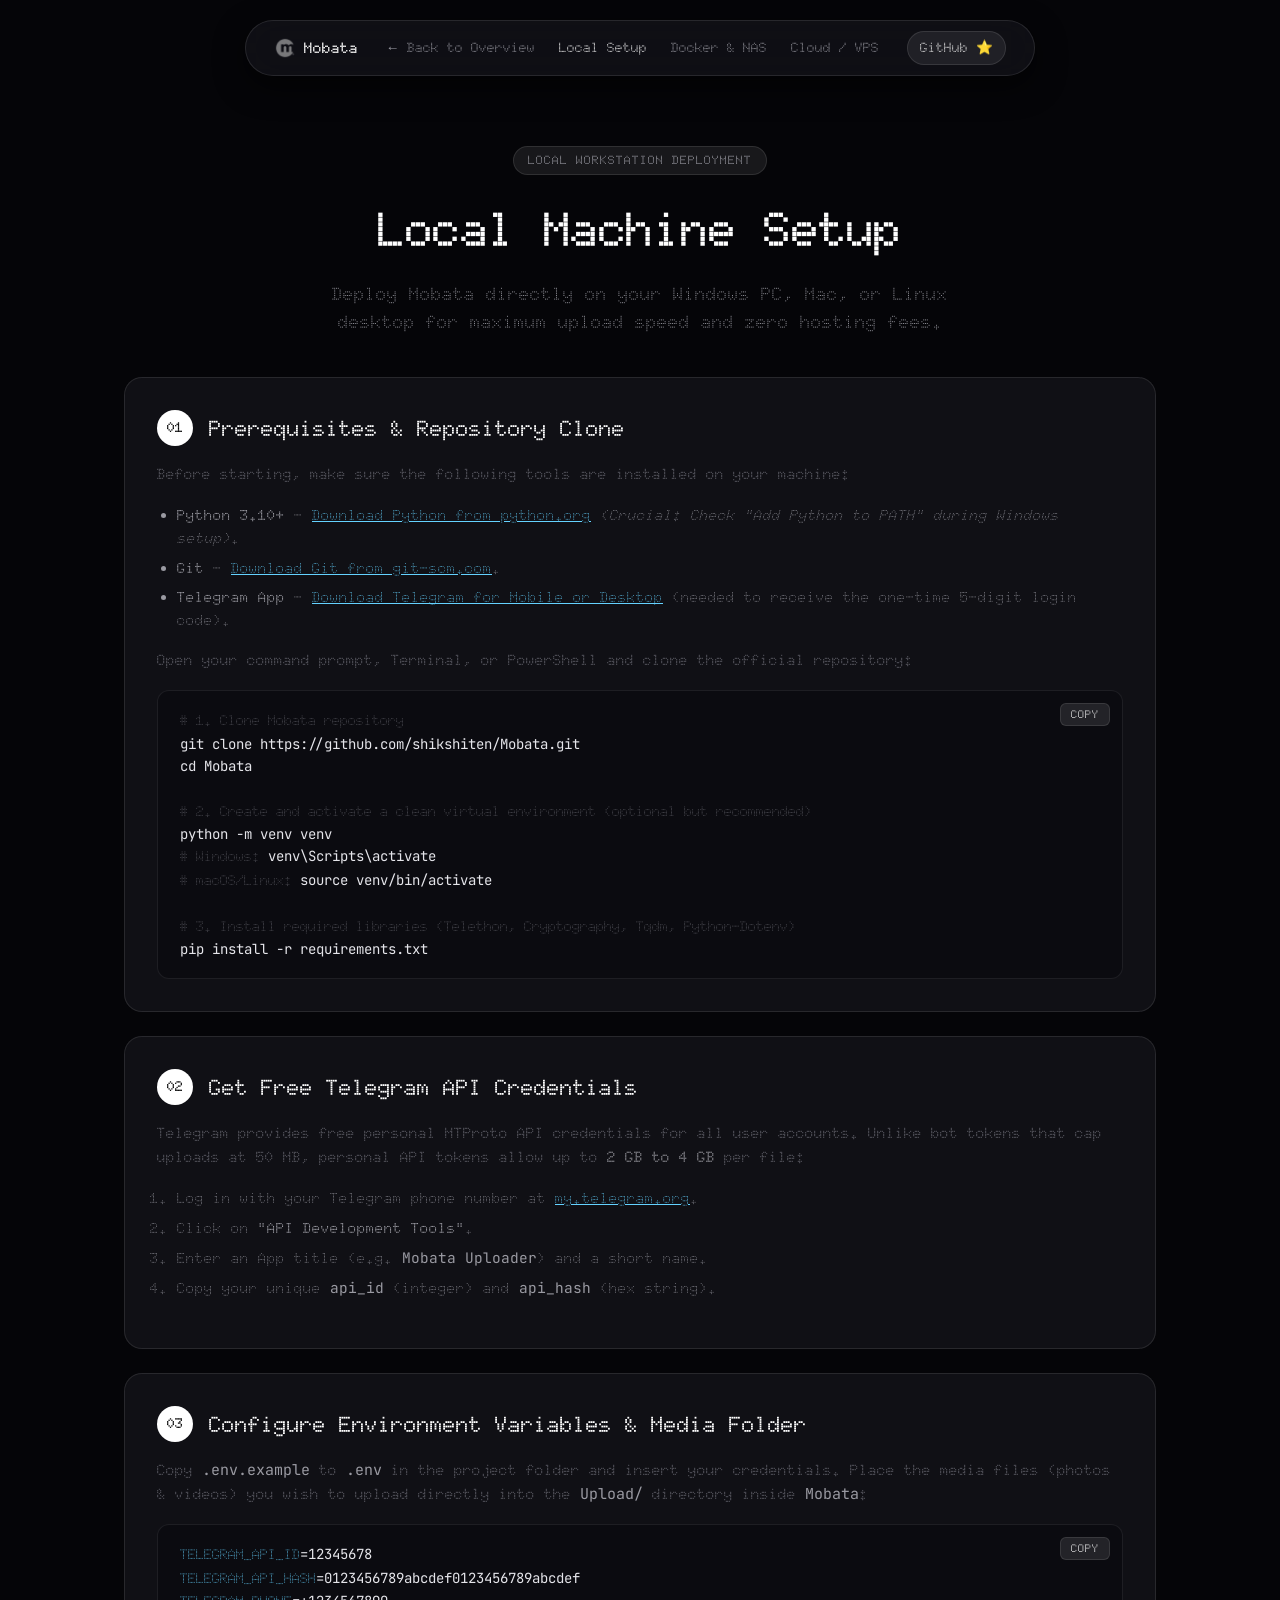
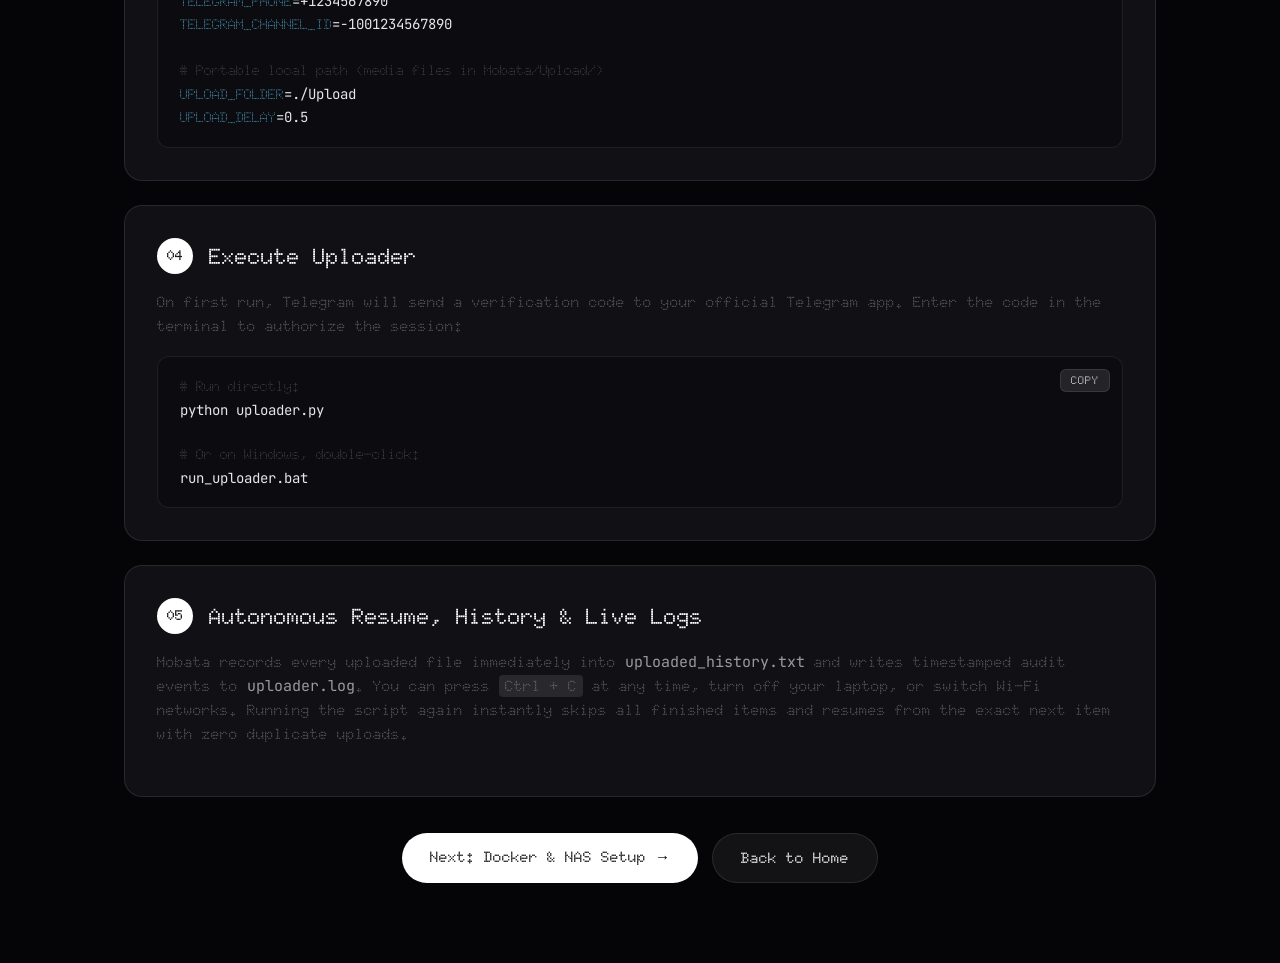
<file: website/setup.html>
<!DOCTYPE html>
<html lang="en">
<head>
  <meta charset="UTF-8" />
  <meta name="viewport" content="width=device-width, initial-scale=1.0" />
  <title>Mobata</title>
  <meta name="description" content="Step-by-step guide to installing and running Mobata on Windows, macOS, and Linux." />
  <link rel="icon" type="image/png" sizes="32x32" href="assets/favicon.png" />
  <link rel="icon" type="image/x-icon" href="assets/favicon.ico" />
  <link rel="apple-touch-icon" sizes="180x180" href="assets/favicon.png" />
  <link rel="preconnect" href="https://fonts.googleapis.com">
  <link rel="preconnect" href="https://fonts.gstatic.com" crossorigin>
  <link href="https://fonts.googleapis.com/css2?family=Doto:wght@400;500;600;700;800;900&family=Inter:wght@400;500;600;700&family=JetBrains+Mono:wght@400;500;600;700&display=swap" rel="stylesheet">
  
  <style>
    :root {
      --bg: #050508;
      --card: rgba(22, 22, 28, 0.7);
      --card-hover: rgba(30, 30, 38, 0.85);
      --border: rgba(255, 255, 255, 0.1);
      --border-focus: rgba(255, 255, 255, 0.3);
      --text: #ffffff;
      --text-muted: #9a9aa2;
      --text-dim: #606068;
      --term-bg: #0b0b10;
      --code-red: #ff453a;
      --code-green: #30d158;
      --code-yellow: #ffd60a;
      --code-cyan: #64d2ff;
    }
    /* ==========================================================================
       Atyp Font Family (@font-face)
       ========================================================================== */
    @font-face {
      font-family: 'Atyp';
      src: url('assets/fonts/Atyp-Variable.ttf') format('truetype-variations'),
           url('assets/fonts/Atyp-Regular.otf') format('opentype');
      font-weight: 100 900;
      font-display: swap;
    }
    @font-face {
      font-family: 'Atyp';
      src: url('assets/fonts/Atyp-Regular.otf') format('opentype');
      font-weight: 400;
      font-style: normal;
      font-display: swap;
    }
    @font-face {
      font-family: 'Atyp';
      src: url('assets/fonts/Atyp-Medium.otf') format('opentype');
      font-weight: 500;
      font-style: normal;
      font-display: swap;
    }
    @font-face {
      font-family: 'Atyp';
      src: url('assets/fonts/Atyp-Semibold.otf') format('opentype');
      font-weight: 600;
      font-style: normal;
      font-display: swap;
    }
    @font-face {
      font-family: 'Atyp';
      src: url('assets/fonts/Atyp-Bold.otf') format('opentype');
      font-weight: 700 800 900;
      font-style: normal;
      font-display: swap;
    }
    @font-face {
      font-family: 'Atyp Display';
      src: url('assets/fonts/AtypDisplay-Bold.otf') format('opentype');
      font-weight: 700 800 900;
      font-style: normal;
      font-display: swap;
    }

    html {
      overflow-x: hidden;
      max-width: 100vw;
      width: 100%;
    }
    * {
      margin: 0; padding: 0; box-sizing: border-box;
      font-family: 'Doto', sans-serif;
      font-variation-settings: "ROND" 0;
      -webkit-font-smoothing: antialiased;
      -moz-osx-font-smoothing: grayscale;
    }
    h1, h2, h3, .nav-brand-name {
      font-family: 'Doto', sans-serif;
      font-variation-settings: "ROND" 0;
    }
    code, pre, .code-box {
      font-family: 'JetBrains Mono', 'SF Mono', Consolas, Menlo, monospace !important;
    }
    body {
      background: var(--bg);
      color: var(--text);
      line-height: 1.6;
      padding-bottom: 80px;
      overflow-x: hidden;
      max-width: 100vw;
      width: 100%;
    }
    .container {
      max-width: 1080px;
      margin: 0 auto;
      padding: 0 24px;
      width: 100%;
      box-sizing: border-box;
    }
    /* Floating Capsule Nav */
    .nav-wrap {
      display: flex;
      justify-content: center;
      padding: 20px 0;
      position: sticky;
      top: 0;
      z-index: 100;
    }
    .capsule-nav {
      display: inline-flex;
      align-items: center;
      gap: 28px;
      padding: 10px 28px;
      border-radius: 9999px;
      background: rgba(18, 18, 24, 0.8);
      backdrop-filter: blur(20px);
      -webkit-backdrop-filter: blur(20px);
      border: 1px solid var(--border);
      box-shadow: 0 10px 30px rgba(0, 0, 0, 0.6);
    }
    .capsule-nav a {
      color: var(--text-muted);
      text-decoration: none;
      font-size: 13.5px;
      font-weight: 600;
      transition: color 0.2s ease;
    }
    .capsule-nav a:hover, .capsule-nav a.active {
      color: #ffffff;
    }
    .nav-page-links {
      display: inline-flex;
      align-items: center;
      gap: 24px;
    }
    .nav-star-btn {
      color: #ffffff !important;
      background: rgba(255, 255, 255, 0.08);
      border: 1px solid var(--border);
      padding: 5px 12px;
      border-radius: 9999px;
      font-size: 12.5px;
      font-weight: 700;
      text-decoration: none;
      transition: all 0.2s ease;
    }
    .nav-star-btn:hover {
      background: rgba(255, 255, 255, 0.16);
    }
    .capsule-logo {
      height: 22px;
      width: 22px;
      object-fit: contain;
      display: block;
    }

    /* Page Header */
    .page-head {
      padding: 50px 0 40px;
      text-align: center;
    }
    .badge {
      display: inline-block;
      padding: 4px 14px;
      border-radius: 9999px;
      background: rgba(255, 255, 255, 0.08);
      border: 1px solid var(--border);
      font-size: 12px;
      font-weight: 700;
      letter-spacing: 1px;
      margin-bottom: 16px;
      color: var(--text-muted);
    }
    h1 {
      font-size: 48px;
      font-weight: 900;
      letter-spacing: -0.03em;
      margin-bottom: 12px;
    }
    .desc {
      font-size: 18px;
      color: var(--text-muted);
      max-width: 680px;
      margin: 0 auto;
    }

    /* Step Card */
    .step-card {
      background: var(--card);
      border: 1px solid var(--border);
      border-radius: 18px;
      padding: 32px;
      margin-bottom: 24px;
      backdrop-filter: blur(16px);
      transition: border-color 0.2s ease;
    }
    .step-card:hover {
      border-color: var(--border-focus);
    }
    .step-head {
      display: flex;
      align-items: center;
      gap: 16px;
      margin-bottom: 16px;
    }
    .step-num {
      width: 36px;
      height: 36px;
      border-radius: 50%;
      background: #ffffff;
      color: #000000;
      display: flex;
      align-items: center;
      justify-content: center;
      font-size: 14px;
      font-weight: 900;
    }
    .step-title {
      font-size: 22px;
      font-weight: 800;
    }
    .step-text {
      color: var(--text-muted);
      font-size: 15px;
      margin-bottom: 18px;
    }
    .step-text a {
      color: #ffffff;
      text-decoration: underline;
    }

    /* Terminal Code Box */
    .code-box {
      background: var(--term-bg);
      border: 1px solid rgba(255, 255, 255, 0.08);
      border-radius: 12px;
      padding: 18px 22px;
      position: relative;
      overflow-x: auto;
    }
    .code-box pre {
      font-size: 14px;
      line-height: 1.6;
      color: #e5e5ea;
    }
    .c-green { color: var(--code-green); }
    .c-yellow { color: var(--code-yellow); }
    .c-cyan { color: var(--code-cyan); }
    .c-red { color: var(--code-red); }
    .c-dim { color: var(--text-dim); }

    .btn-copy {
      position: absolute;
      top: 12px;
      right: 12px;
      background: rgba(255, 255, 255, 0.1);
      border: 1px solid var(--border);
      color: #ffffff;
      padding: 4px 10px;
      border-radius: 6px;
      font-size: 11px;
      font-weight: 700;
      cursor: pointer;
      transition: background 0.2s ease;
    }
    .btn-copy:hover {
      background: #ffffff;
      color: #000000;
    }

    .btn-bar {
      display: flex;
      gap: 14px;
      margin-top: 36px;
      justify-content: center;
    }
    .btn-main {
      padding: 12px 28px;
      border-radius: 9999px;
      background: #ffffff;
      color: #000000;
      font-size: 15px;
      font-weight: 800;
      text-decoration: none;
      transition: opacity 0.2s ease;
    }
    .btn-main:hover { opacity: 0.9; }
    .btn-ghost {
      padding: 12px 28px;
      border-radius: 9999px;
      background: rgba(255, 255, 255, 0.06);
      color: #ffffff;
      border: 1px solid var(--border);
      font-size: 15px;
      font-weight: 800;
      text-decoration: none;
    }
    .btn-ghost:hover { background: rgba(255, 255, 255, 0.12); }

    .hide-desktop { display: none; }
    .hide-mobile { display: inline; }

    @media (max-width: 768px) {
      * {
        font-family: 'Atyp', -apple-system, BlinkMacSystemFont, 'SF Pro Display', 'Segoe UI', Roboto, sans-serif !important;
        font-variation-settings: normal !important;
      }
      h1, h2, h3, .nav-brand-name {
        font-family: 'Atyp Display', 'Atyp', sans-serif !important;
      }
      code, pre, .code-box {
        font-family: 'JetBrains Mono', 'SF Mono', Consolas, Menlo, monospace !important;
      }
      body {
        padding-bottom: 84px;
        overflow-x: hidden;
      }
      .container {
        padding: 0 16px;
        width: 100%;
        max-width: 100%;
        box-sizing: border-box;
      }
      /* Top bar: Fixed compact capsule */
      .nav-wrap {
        position: sticky;
        top: 8px;
        padding: 0 12px;
        width: 100%;
        display: flex;
        justify-content: center;
        z-index: 9999;
      }
      .capsule-nav {
        width: 100%;
        max-width: 100%;
        padding: 6px 12px;
        gap: 8px;
        display: flex;
        align-items: center;
        justify-content: space-between;
        border-radius: 9999px;
        background: rgba(12, 12, 16, 0.92);
        backdrop-filter: blur(28px) saturate(180%);
        -webkit-backdrop-filter: blur(28px) saturate(180%);
        border: 1px solid rgba(255, 255, 255, 0.16);
        box-shadow: 0 10px 30px rgba(0, 0, 0, 0.75);
      }
      /* Hide page navigation links from top bar — they live in bottom dock */
      .nav-page-links {
        display: none;
      }
      .nav-star-btn {
        display: inline-flex;
        align-items: center;
        gap: 4px;
        padding: 5px 10px;
        font-size: 11px;
        font-weight: 700;
        border-radius: 9999px;
      }
      .mobile-bottom-nav {
        display: flex;
      }
      h1 { font-size: 28px; line-height: 1.2; word-break: break-word; }
      .desc { font-size: 14px; max-width: 100%; }
      .step-title { font-size: 17px; }
      .code-box { font-size: 12px; padding: 12px 14px; }
      .btn-bar { flex-direction: column; width: 100%; gap: 10px; }
      .btn-bar a { width: 100%; text-align: center; }
    }

    /* Apple-style Floating Bottom Pill Dock */
    .mobile-bottom-nav {
      display: none;
      position: fixed;
      bottom: calc(16px + env(safe-area-inset-bottom, 0px));
      left: 50%;
      transform: translateX(-50%);
      z-index: 9999;
      background: rgba(12, 12, 16, 0.90);
      backdrop-filter: blur(28px) saturate(200%);
      -webkit-backdrop-filter: blur(28px) saturate(200%);
      border: 1px solid rgba(255, 255, 255, 0.16);
      box-shadow: 0 16px 40px rgba(0, 0, 0, 0.8), inset 0 1px 1px rgba(255, 255, 255, 0.16);
      border-radius: 9999px;
      padding: 5px 8px;
      gap: 4px;
      align-items: center;
      max-width: calc(100% - 24px);
    }
    .mobile-bottom-nav a {
      color: #9ca3af;
      text-decoration: none;
      font-size: 11.5px;
      font-weight: 700;
      padding: 7px 11px;
      border-radius: 9999px;
      display: inline-flex;
      align-items: center;
      gap: 5px;
      transition: all 0.2s ease;
      white-space: nowrap;
    }
    .mobile-bottom-nav a svg {
      opacity: 0.8;
      transition: transform 0.2s ease, opacity 0.2s ease;
    }
    .mobile-bottom-nav a:hover,
    .mobile-bottom-nav a:active {
      color: #ffffff;
      background: rgba(255, 255, 255, 0.12);
    }
    .mobile-bottom-nav a.active {
      color: #ffffff;
      background: rgba(255, 255, 255, 0.16);
    }
    .mobile-bottom-nav a:active svg {
      transform: scale(1.15);
      opacity: 1;
    }
  </style>
</head>
<body>

  <!-- Floating Capsule Nav -->
  <div class="nav-wrap">
    <nav class="capsule-nav">
      <a href="index.html" class="nav-brand" style="display:flex; align-items:center; gap:8px; text-decoration:none;">
        <img src="assets/mobata-icon.png" alt="Mobata" class="capsule-logo" />
        <span style="font-weight:900; font-size:15px; color:#ffffff;">Mobata</span>
      </a>
      <div class="nav-page-links">
        <a href="index.html">← Back to Overview</a>
        <a href="setup.html" class="active">Local Setup</a>
        <a href="docker.html">Docker & NAS</a>
        <a href="cloud.html">Cloud / VPS</a>
      </div>
      <a href="https://github.com/shikshiten/Mobata" target="_blank" class="nav-star-btn">GitHub ⭐</a>
    </nav>
  </div>

  <div class="container">
    <header class="page-head">
      <span class="badge">LOCAL WORKSTATION DEPLOYMENT</span>
      <h1>Local Machine Setup</h1>
      <p class="desc">Deploy Mobata directly on your Windows PC, Mac, or Linux desktop for maximum upload speed and zero hosting fees.</p>
    </header>

    <!-- Step 1 -->
    <div class="step-card">
      <div class="step-head">
        <div class="step-num">01</div>
        <div class="step-title">Prerequisites & Repository Clone</div>
      </div>
      <p class="step-text">Before starting, make sure the following tools are installed on your machine:</p>
      <ul style="margin-left: 20px; color: var(--text-muted); font-size: 14.5px; margin-bottom: 16px;">
        <li style="margin-bottom: 6px;"><strong>Python 3.10+</strong> &mdash; <a href="https://www.python.org/downloads/" target="_blank" style="color: var(--code-cyan); text-decoration: underline;">Download Python from python.org</a> <em>(Crucial: Check "Add Python to PATH" during Windows setup)</em>.</li>
        <li style="margin-bottom: 6px;"><strong>Git</strong> &mdash; <a href="https://git-scm.com/downloads" target="_blank" style="color: var(--code-cyan); text-decoration: underline;">Download Git from git-scm.com</a>.</li>
        <li><strong>Telegram App</strong> &mdash; <a href="https://telegram.org/apps" target="_blank" style="color: var(--code-cyan); text-decoration: underline;">Download Telegram for Mobile or Desktop</a> (needed to receive the one-time 5-digit login code).</li>
      </ul>
      <p class="step-text">Open your command prompt, Terminal, or PowerShell and clone the official repository:</p>
      <div class="code-box">
        <button class="btn-copy" onclick="copyCode(this)">COPY</button>
        <pre><span class="c-dim"># 1. Clone Mobata repository</span>
git clone https://github.com/shikshiten/Mobata.git
cd Mobata

<span class="c-dim"># 2. Create and activate a clean virtual environment (optional but recommended)</span>
python -m venv venv
<span class="c-dim"># Windows:</span> venv\Scripts\activate
<span class="c-dim"># macOS/Linux:</span> source venv/bin/activate

<span class="c-dim"># 3. Install required libraries (Telethon, Cryptography, Tqdm, Python-Dotenv)</span>
pip install -r requirements.txt</pre>
      </div>
    </div>

    <!-- Step 2 -->
    <div class="step-card">
      <div class="step-head">
        <div class="step-num">02</div>
        <div class="step-title">Get Free Telegram API Credentials</div>
      </div>
      <p class="step-text">Telegram provides free personal MTProto API credentials for all user accounts. Unlike bot tokens that cap uploads at 50 MB, personal API tokens allow up to <strong>2 GB to 4 GB</strong> per file:</p>
      <ol style="margin-left: 20px; color: var(--text-muted); font-size: 14.5px; margin-bottom: 16px;">
        <li style="margin-bottom: 6px;">Log in with your Telegram phone number at <a href="https://my.telegram.org" target="_blank" style="color: var(--code-cyan); text-decoration: underline;">my.telegram.org</a>.</li>
        <li style="margin-bottom: 6px;">Click on <strong>"API Development Tools"</strong>.</li>
        <li style="margin-bottom: 6px;">Enter an App title (e.g. <code>Mobata Uploader</code>) and a short name.</li>
        <li>Copy your unique <code>api_id</code> (integer) and <code>api_hash</code> (hex string).</li>
      </ol>
    </div>

    <!-- Step 3 -->
    <div class="step-card">
      <div class="step-head">
        <div class="step-num">03</div>
        <div class="step-title">Configure Environment Variables & Media Folder</div>
      </div>
      <p class="step-text">Copy <code>.env.example</code> to <code>.env</code> in the project folder and insert your credentials. Place the media files (photos & videos) you wish to upload directly into the <code>Upload/</code> directory inside <code>Mobata</code>:</p>
      <div class="code-box">
        <button class="btn-copy" onclick="copyCode(this)">COPY</button>
        <pre><span class="c-cyan">TELEGRAM_API_ID</span>=12345678
<span class="c-cyan">TELEGRAM_API_HASH</span>=0123456789abcdef0123456789abcdef
<span class="c-cyan">TELEGRAM_PHONE</span>=+1234567890
<span class="c-cyan">TELEGRAM_CHANNEL_ID</span>=-1001234567890

<span class="c-dim"># Portable local path (media files in Mobata/Upload/)</span>
<span class="c-cyan">UPLOAD_FOLDER</span>=./Upload
<span class="c-cyan">UPLOAD_DELAY</span>=0.5</pre>
      </div>
    </div>

    <!-- Step 4 -->
    <div class="step-card">
      <div class="step-head">
        <div class="step-num">04</div>
        <div class="step-title">Execute Uploader</div>
      </div>
      <p class="step-text">On first run, Telegram will send a verification code to your official Telegram app. Enter the code in the terminal to authorize the session:</p>
      <div class="code-box">
        <button class="btn-copy" onclick="copyCode(this)">COPY</button>
        <pre><span class="c-dim"># Run directly:</span>
python uploader.py

<span class="c-dim"># Or on Windows, double-click:</span>
run_uploader.bat</pre>
      </div>
    </div>

    <!-- Step 5 -->
    <div class="step-card">
      <div class="step-head">
        <div class="step-num">05</div>
        <div class="step-title">Autonomous Resume, History & Live Logs</div>
      </div>
      <p class="step-text">Mobata records every uploaded file immediately into <code>uploaded_history.txt</code> and writes timestamped audit events to <code>uploader.log</code>. You can press <kbd style="background:rgba(255,255,255,0.1); padding:2px 6px; border-radius:4px;">Ctrl + C</kbd> at any time, turn off your laptop, or switch Wi-Fi networks. Running the script again instantly skips all finished items and resumes from the exact next item with zero duplicate uploads.</p>
    </div>

    <div class="btn-bar">
      <a href="docker.html" class="btn-main">Next: Docker & NAS Setup →</a>
      <a href="index.html" class="btn-ghost">Back to Home</a>
    </div>
  </div>

  <script>
    function copyCode(btn) {
      const code = btn.nextElementSibling.innerText;
      navigator.clipboard.writeText(code).then(() => {
        btn.innerText = 'COPIED!';
        setTimeout(() => btn.innerText = 'COPY', 2000);
      });
    }
  </script>
  <!-- Mobile-only floating bottom pill navigation dock (visible < 768px) -->
  <nav class="mobile-bottom-nav" aria-label="Mobile navigation">
    <a href="index.html">
      <svg width="14" height="14" viewBox="0 0 24 24" fill="none" stroke="currentColor" stroke-width="2.2" stroke-linecap="round" stroke-linejoin="round">
        <path d="M3 9l9-7 9 7v11a2 2 0 0 1-2 2H5a2 2 0 0 1-2-2z"></path>
        <polyline points="9 22 9 12 15 12 15 22"></polyline>
      </svg>
      <span>Overview</span>
    </a>
    <a href="setup.html" class="active">
      <svg width="14" height="14" viewBox="0 0 24 24" fill="none" stroke="currentColor" stroke-width="2.2" stroke-linecap="round" stroke-linejoin="round">
        <rect x="2" y="3" width="20" height="14" rx="2" ry="2"></rect>
        <line x1="8" y1="21" x2="16" y2="21"></line>
        <line x1="12" y1="17" x2="12" y2="21"></line>
      </svg>
      <span>Local</span>
    </a>
    <a href="docker.html">
      <svg width="14" height="14" viewBox="0 0 24 24" fill="none" stroke="currentColor" stroke-width="2.2" stroke-linecap="round" stroke-linejoin="round">
        <rect x="2" y="7" width="20" height="14" rx="2" ry="2"></rect>
        <path d="M16 21V5a2 2 0 0 0-2-2h-4a2 2 0 0 0-2 2v16"></path>
      </svg>
      <span>Docker</span>
    </a>
    <a href="cloud.html">
      <svg width="14" height="14" viewBox="0 0 24 24" fill="none" stroke="currentColor" stroke-width="2.2" stroke-linecap="round" stroke-linejoin="round">
        <path d="M18 10h-1.26A8 8 0 1 0 9 20h9a5 5 0 0 0 0-10z"></path>
      </svg>
      <span>Cloud</span>
    </a>
  </nav>

</body>
</html>
</file>
